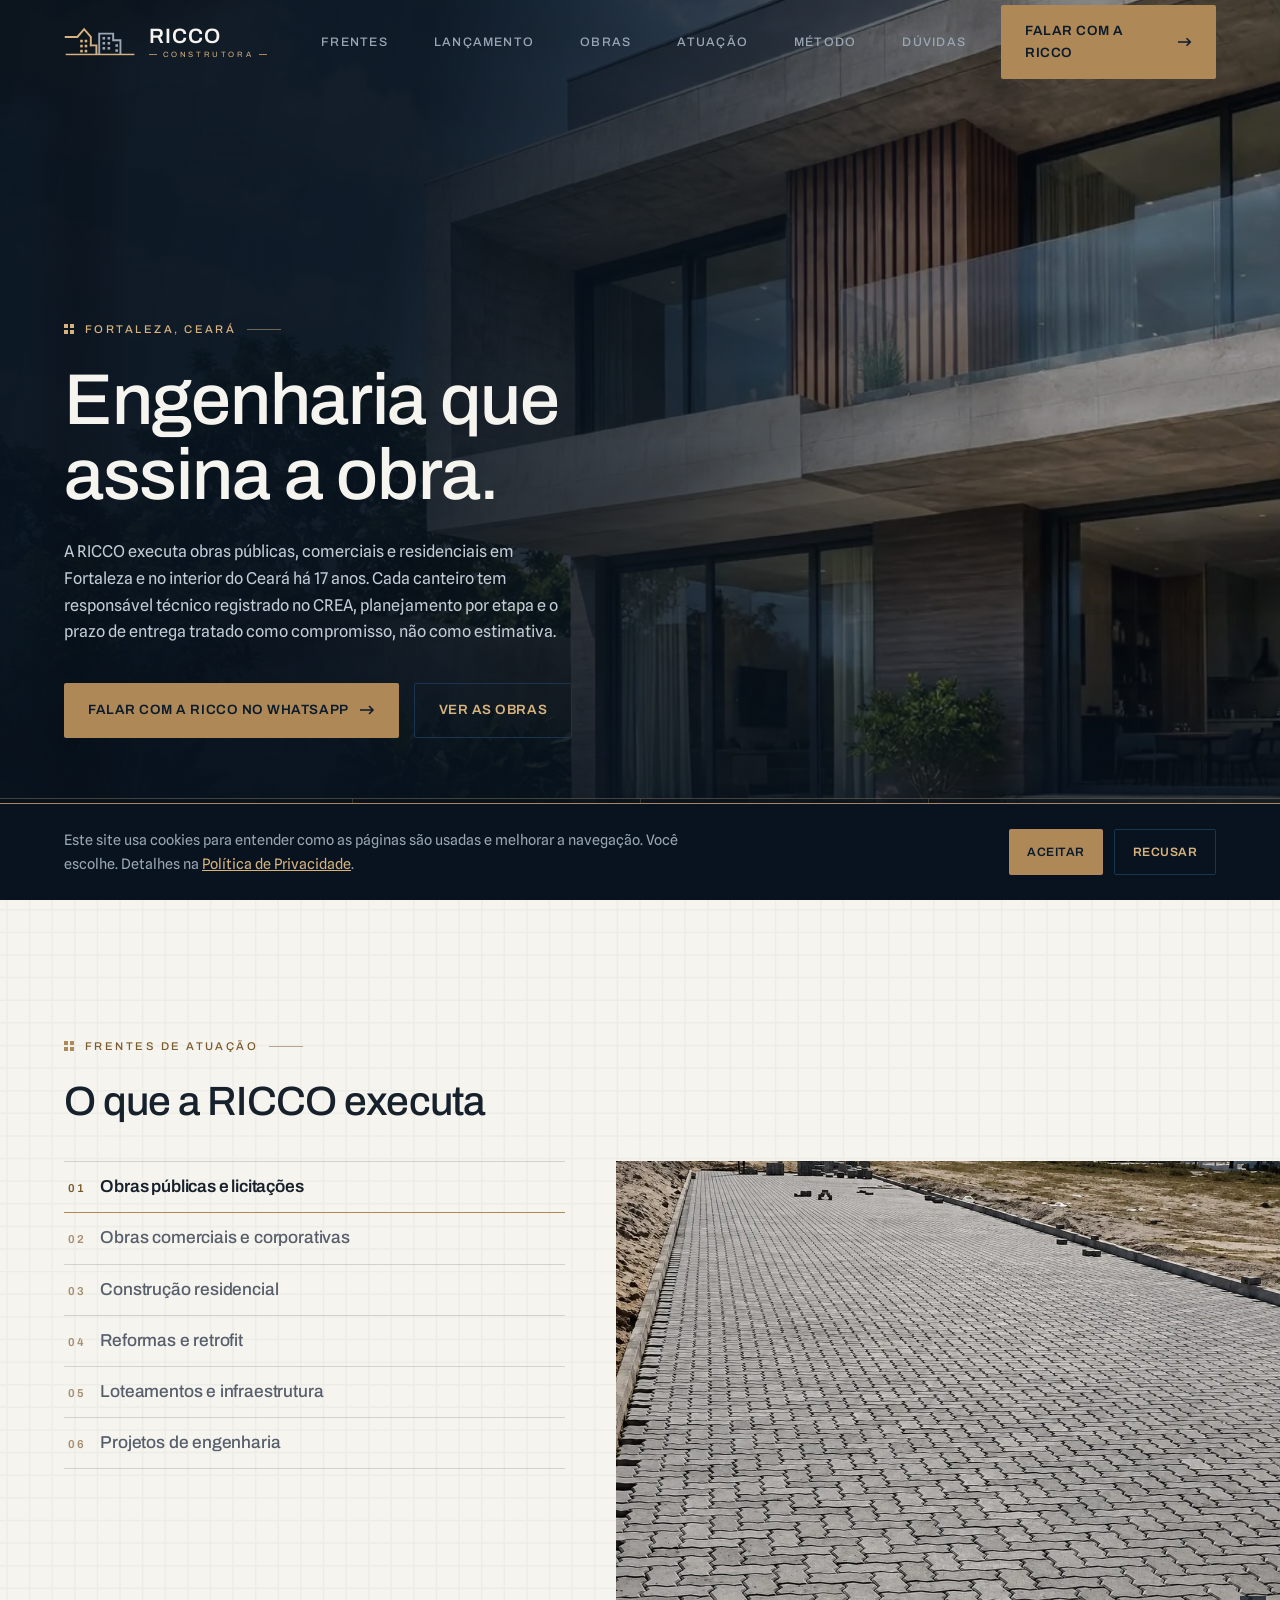
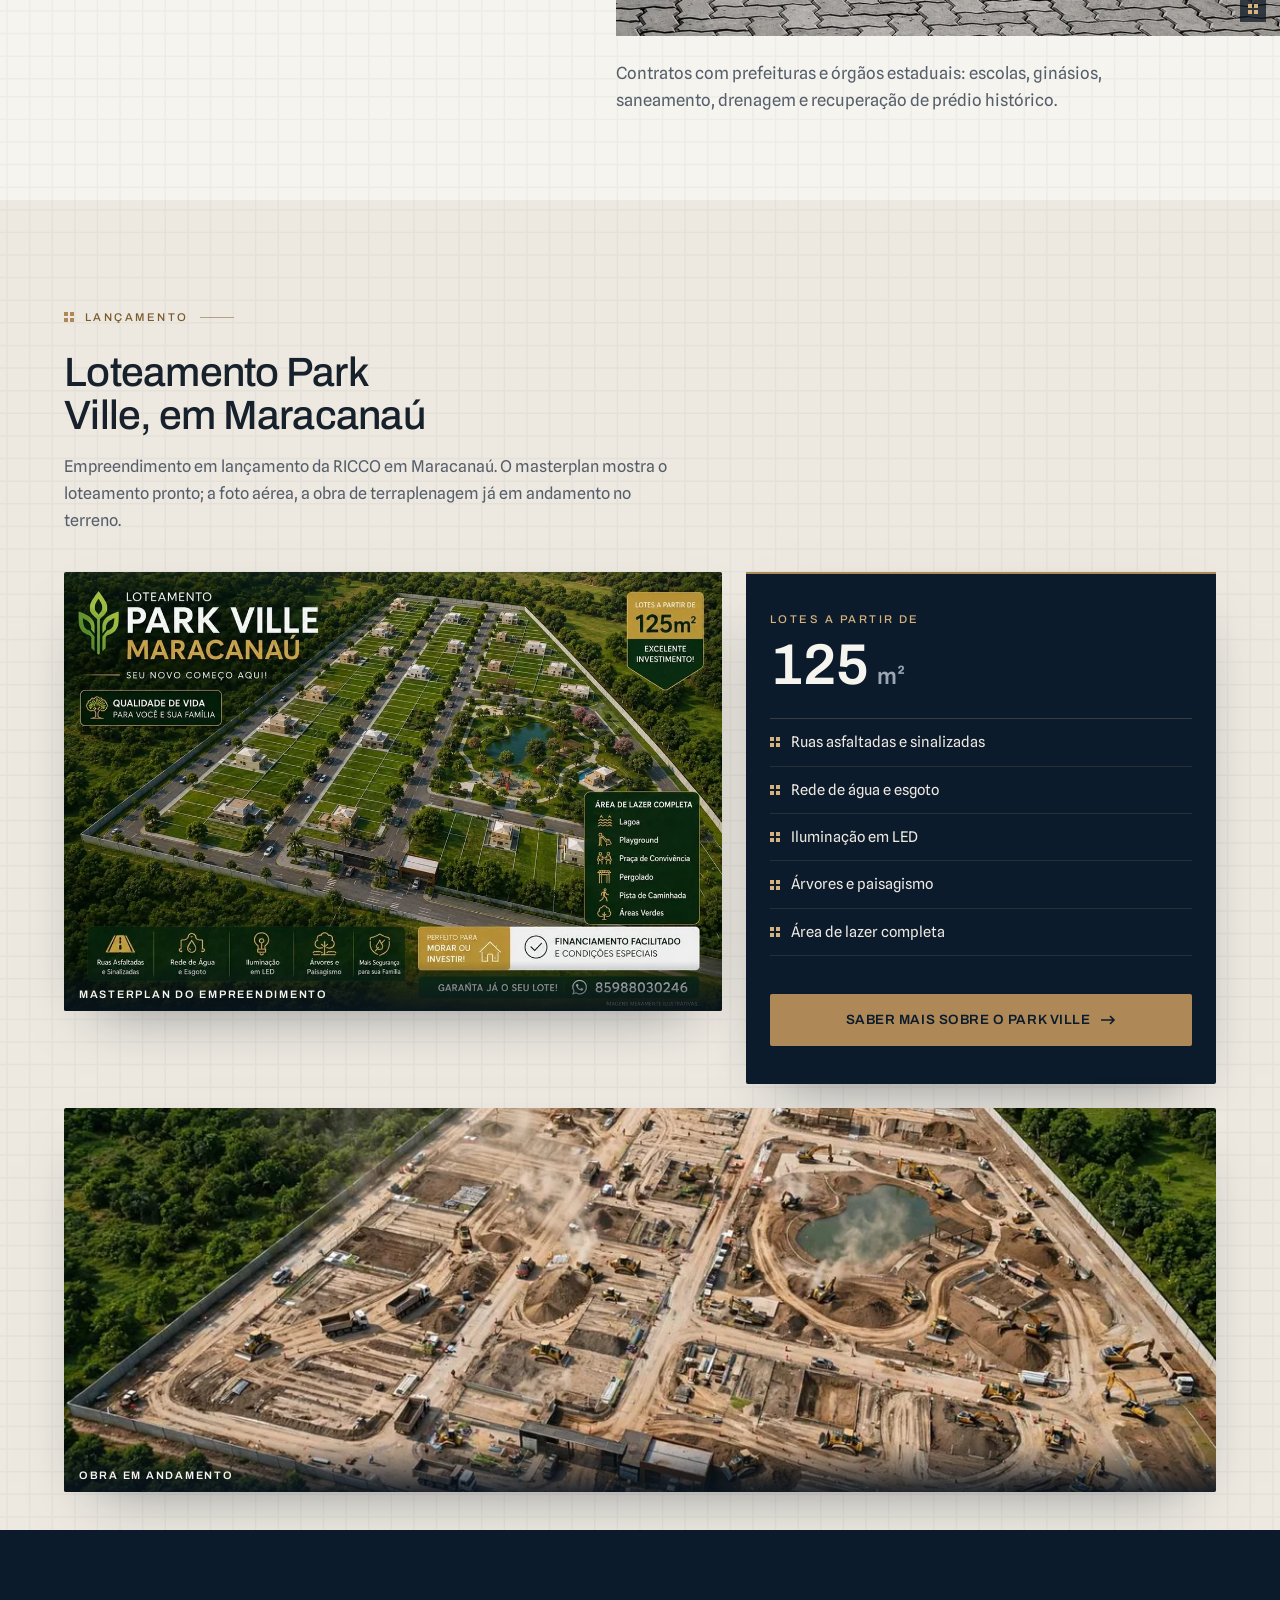
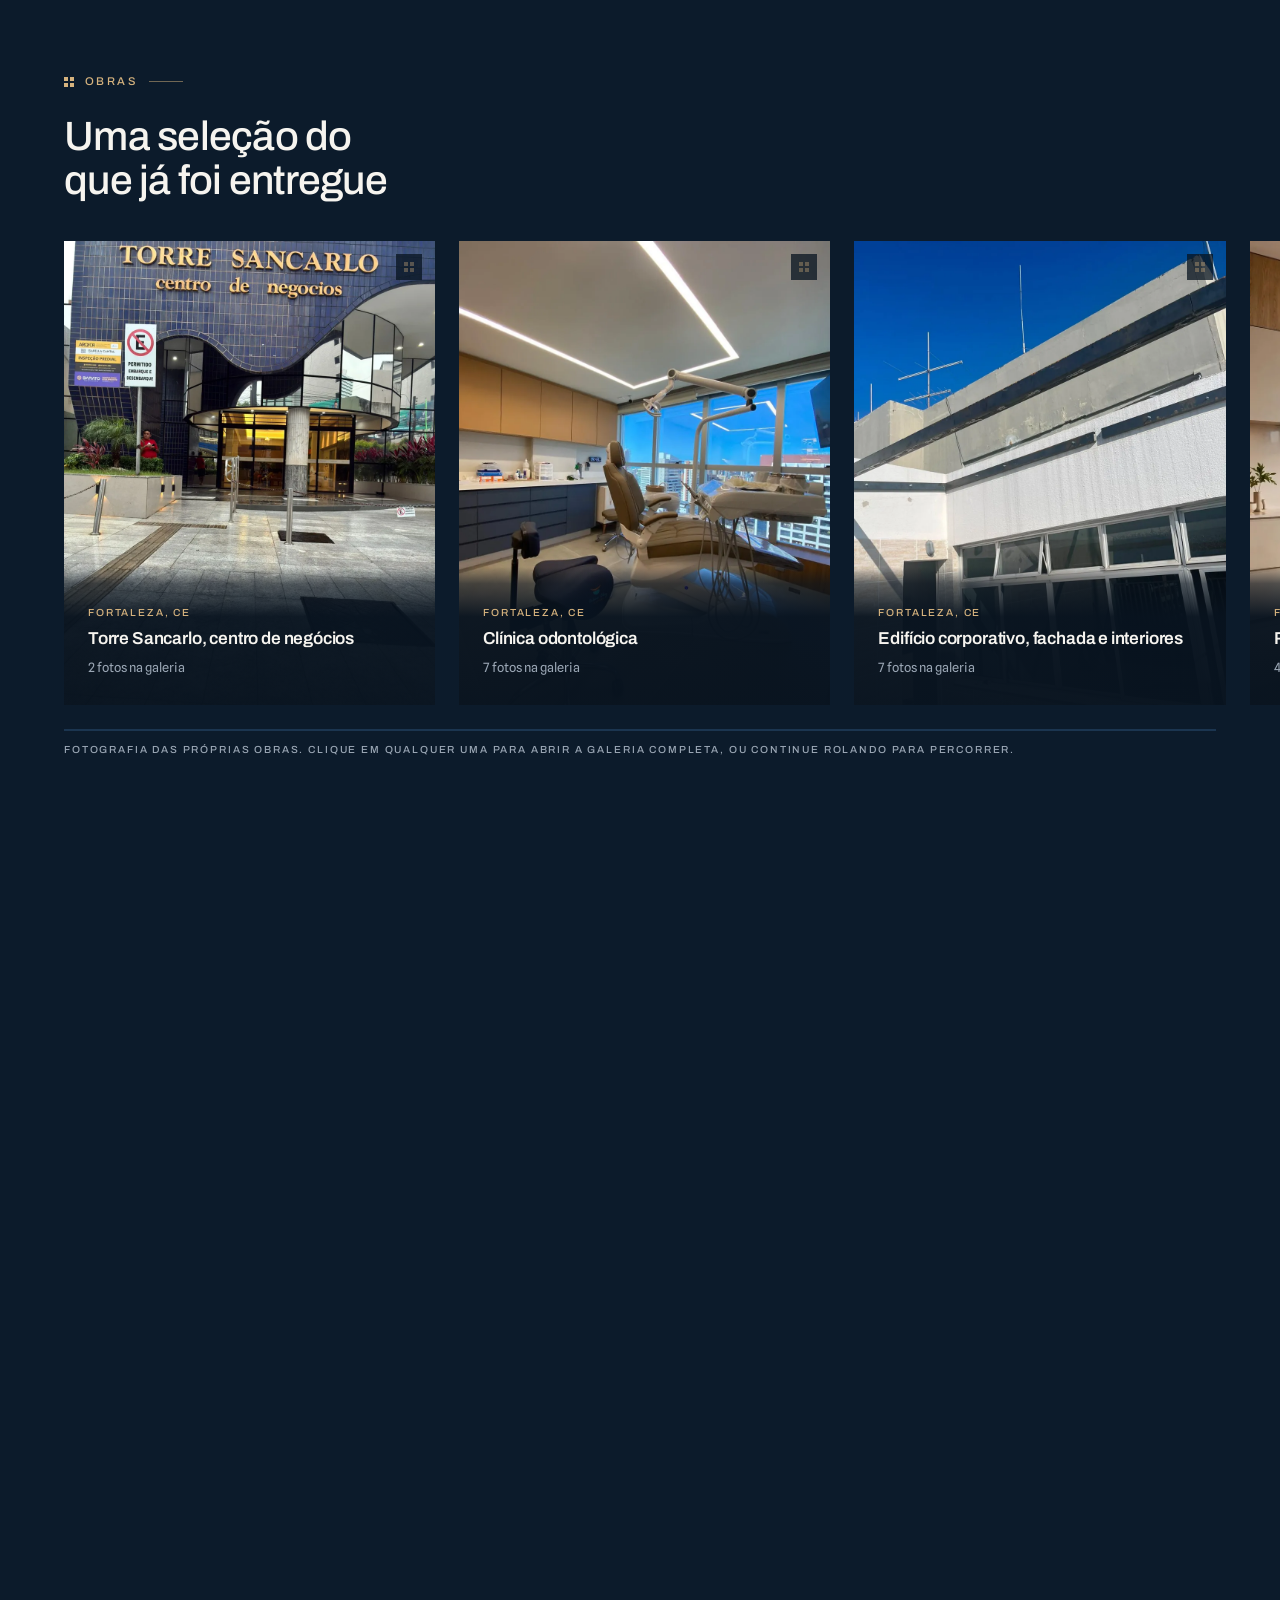
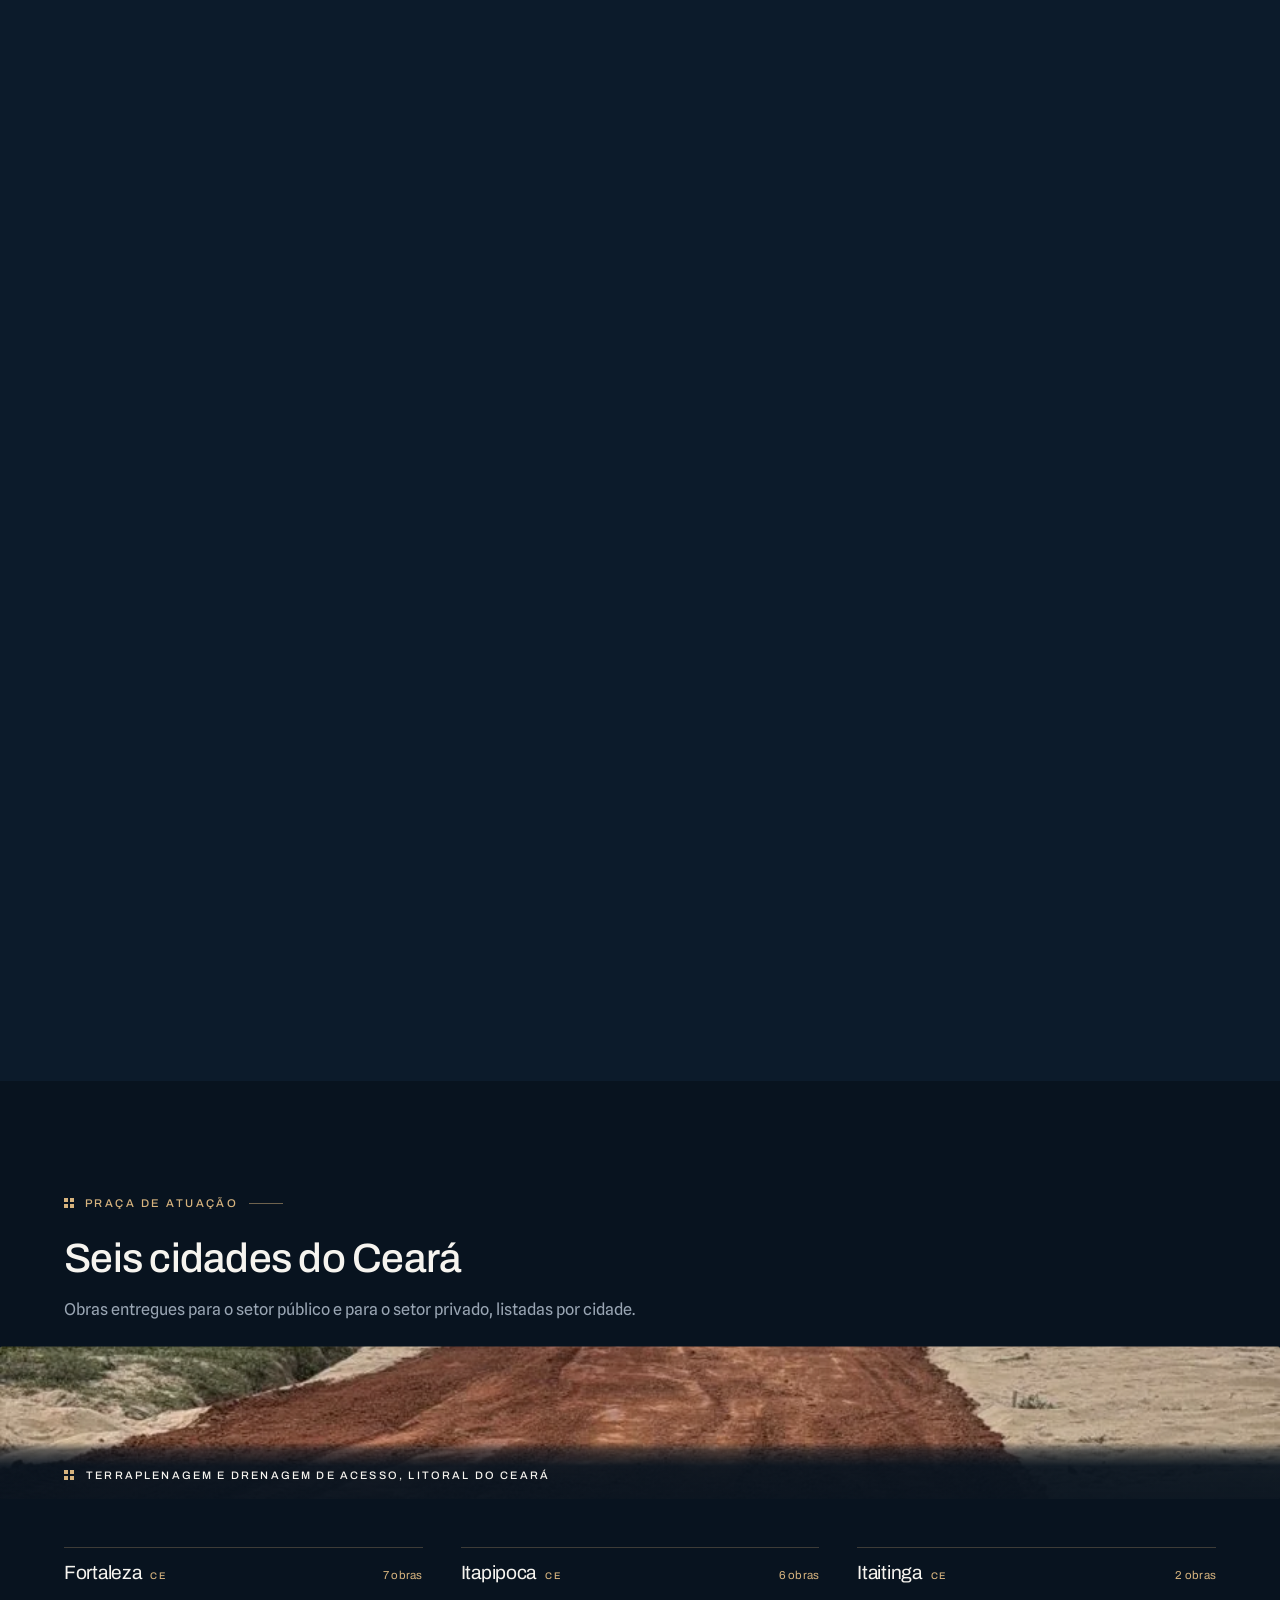
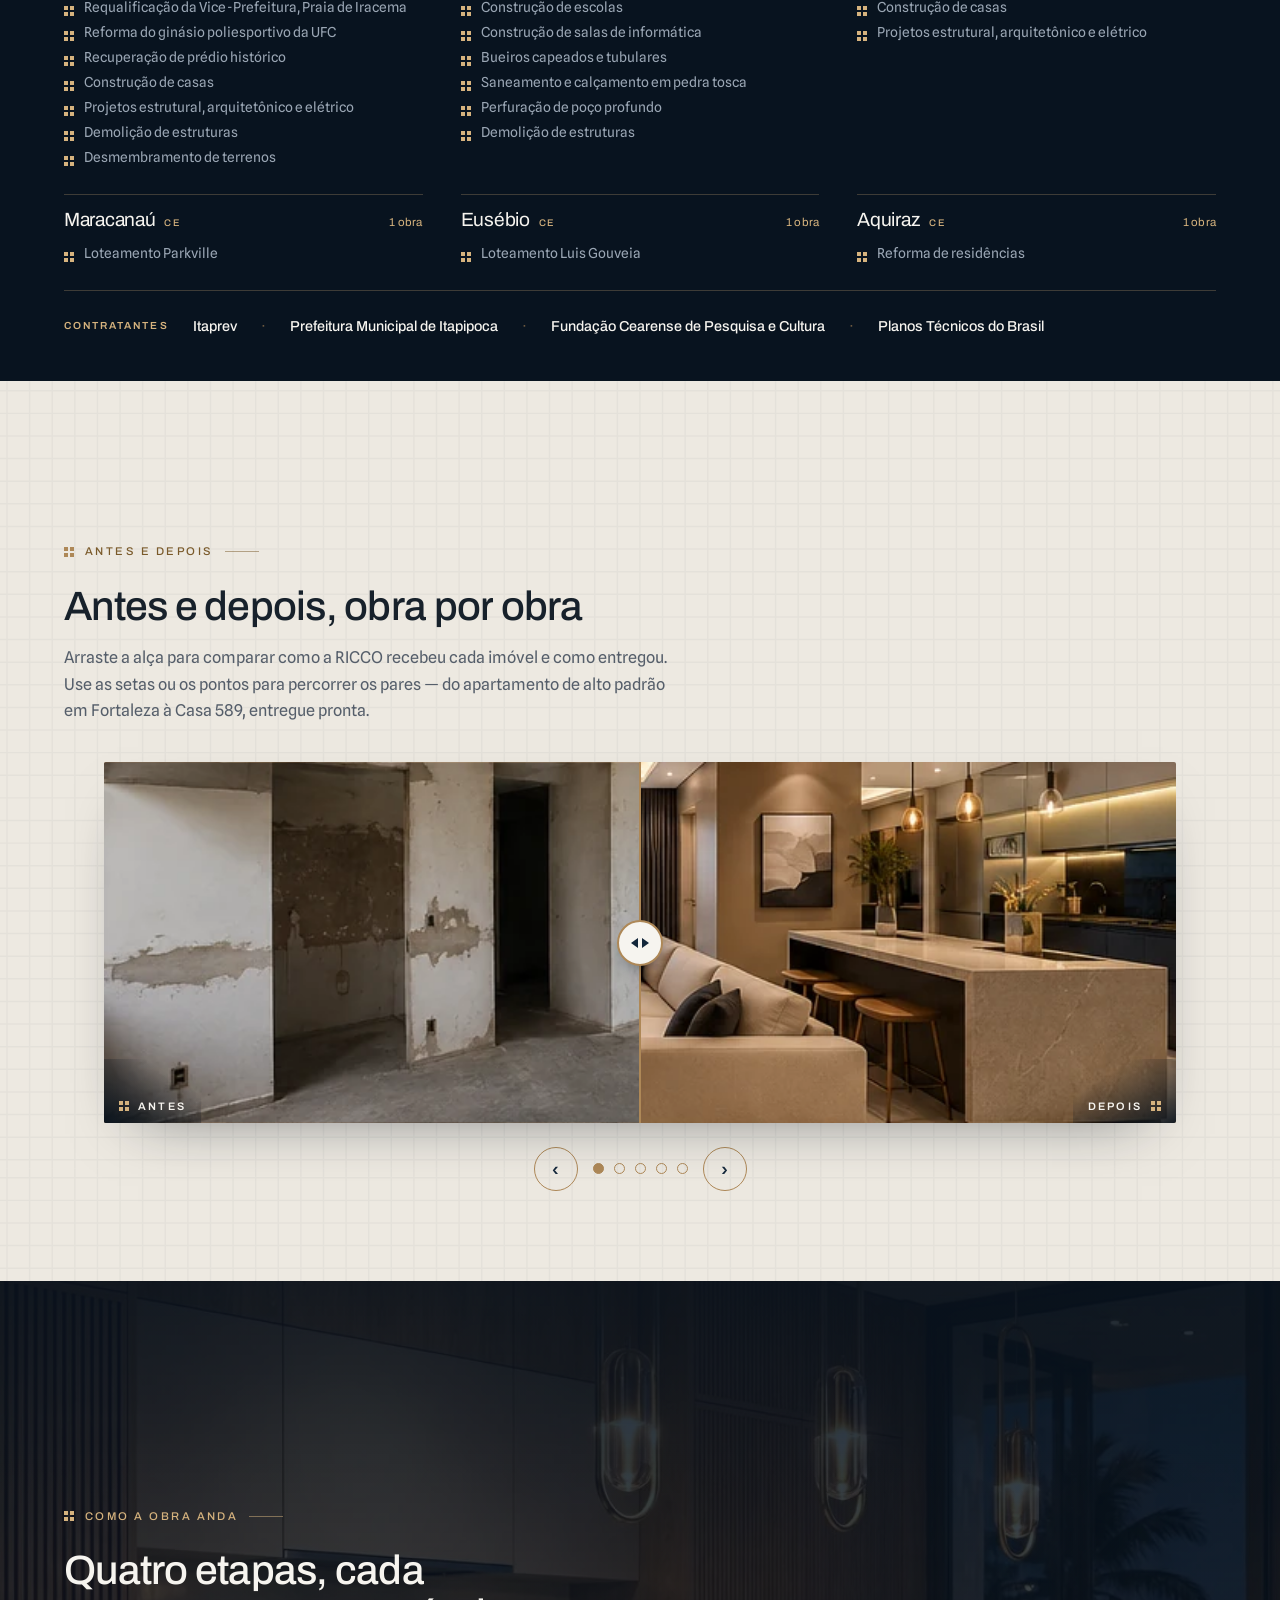
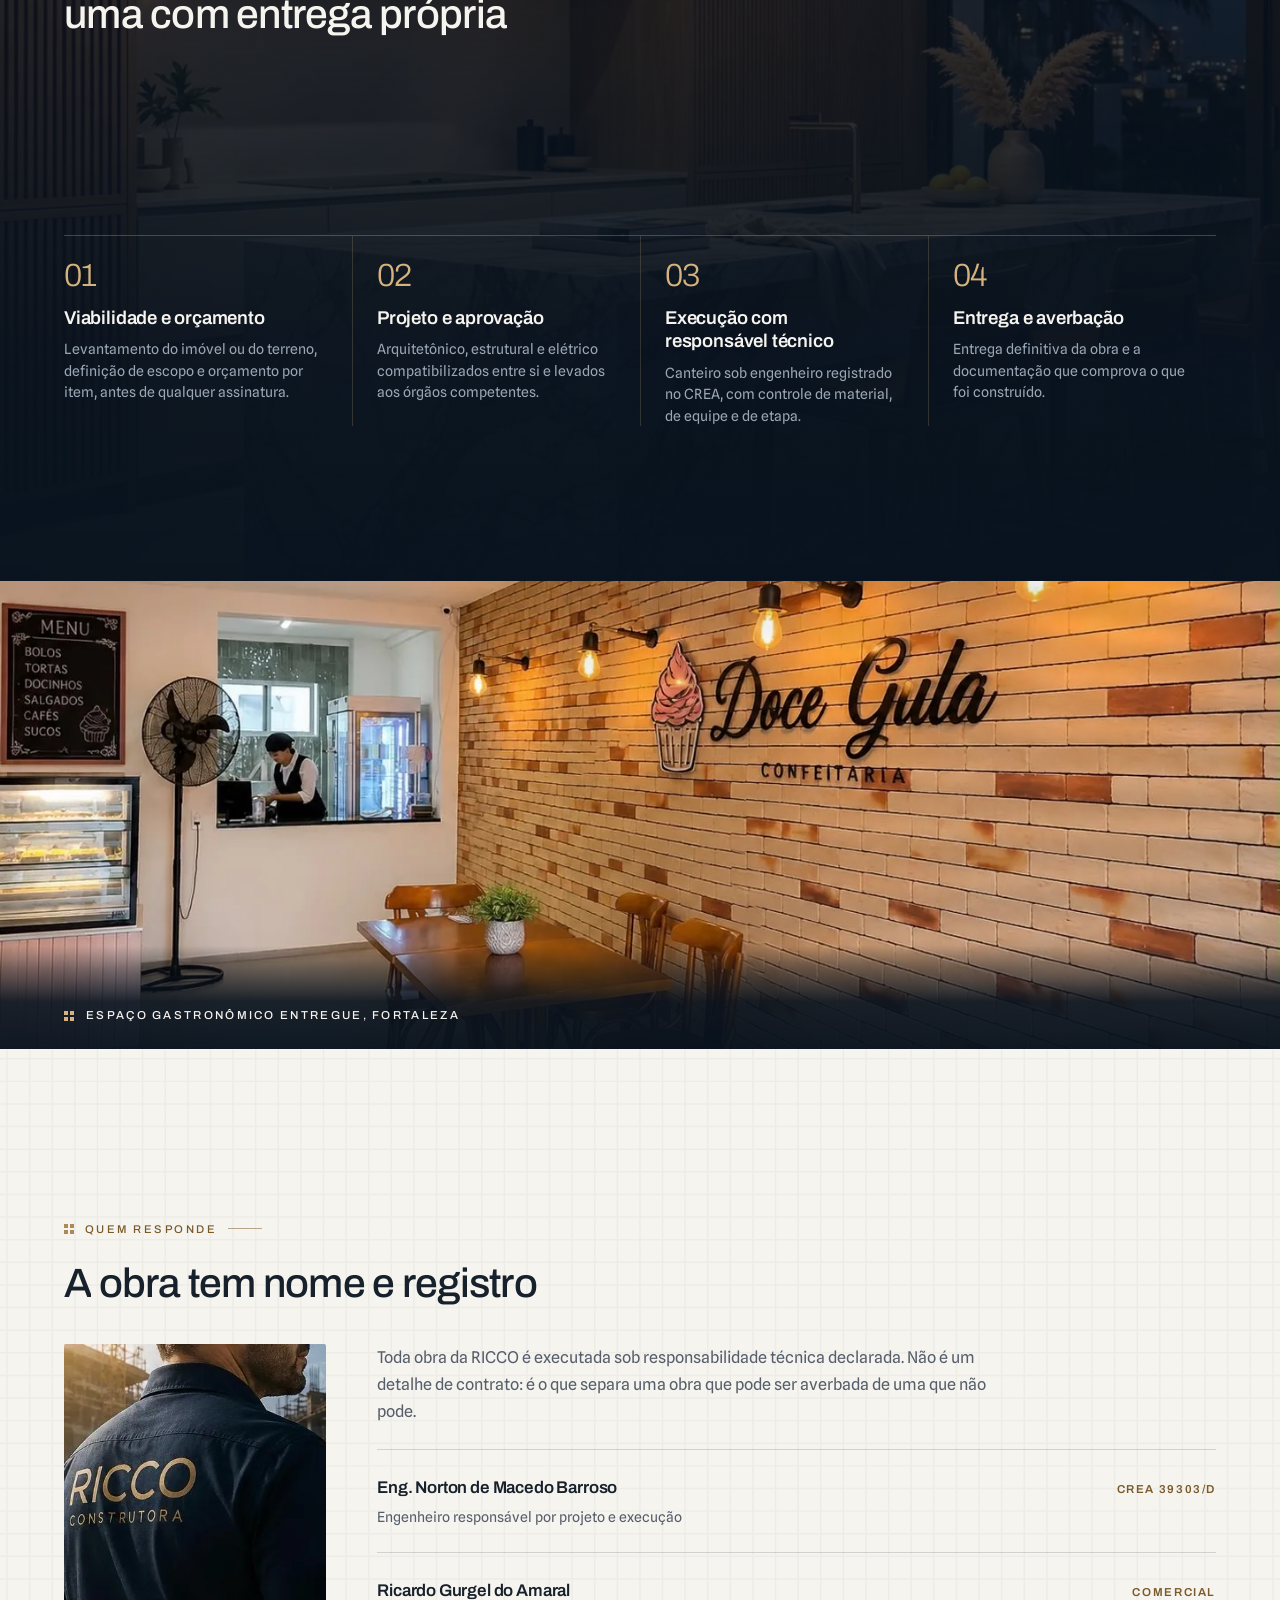
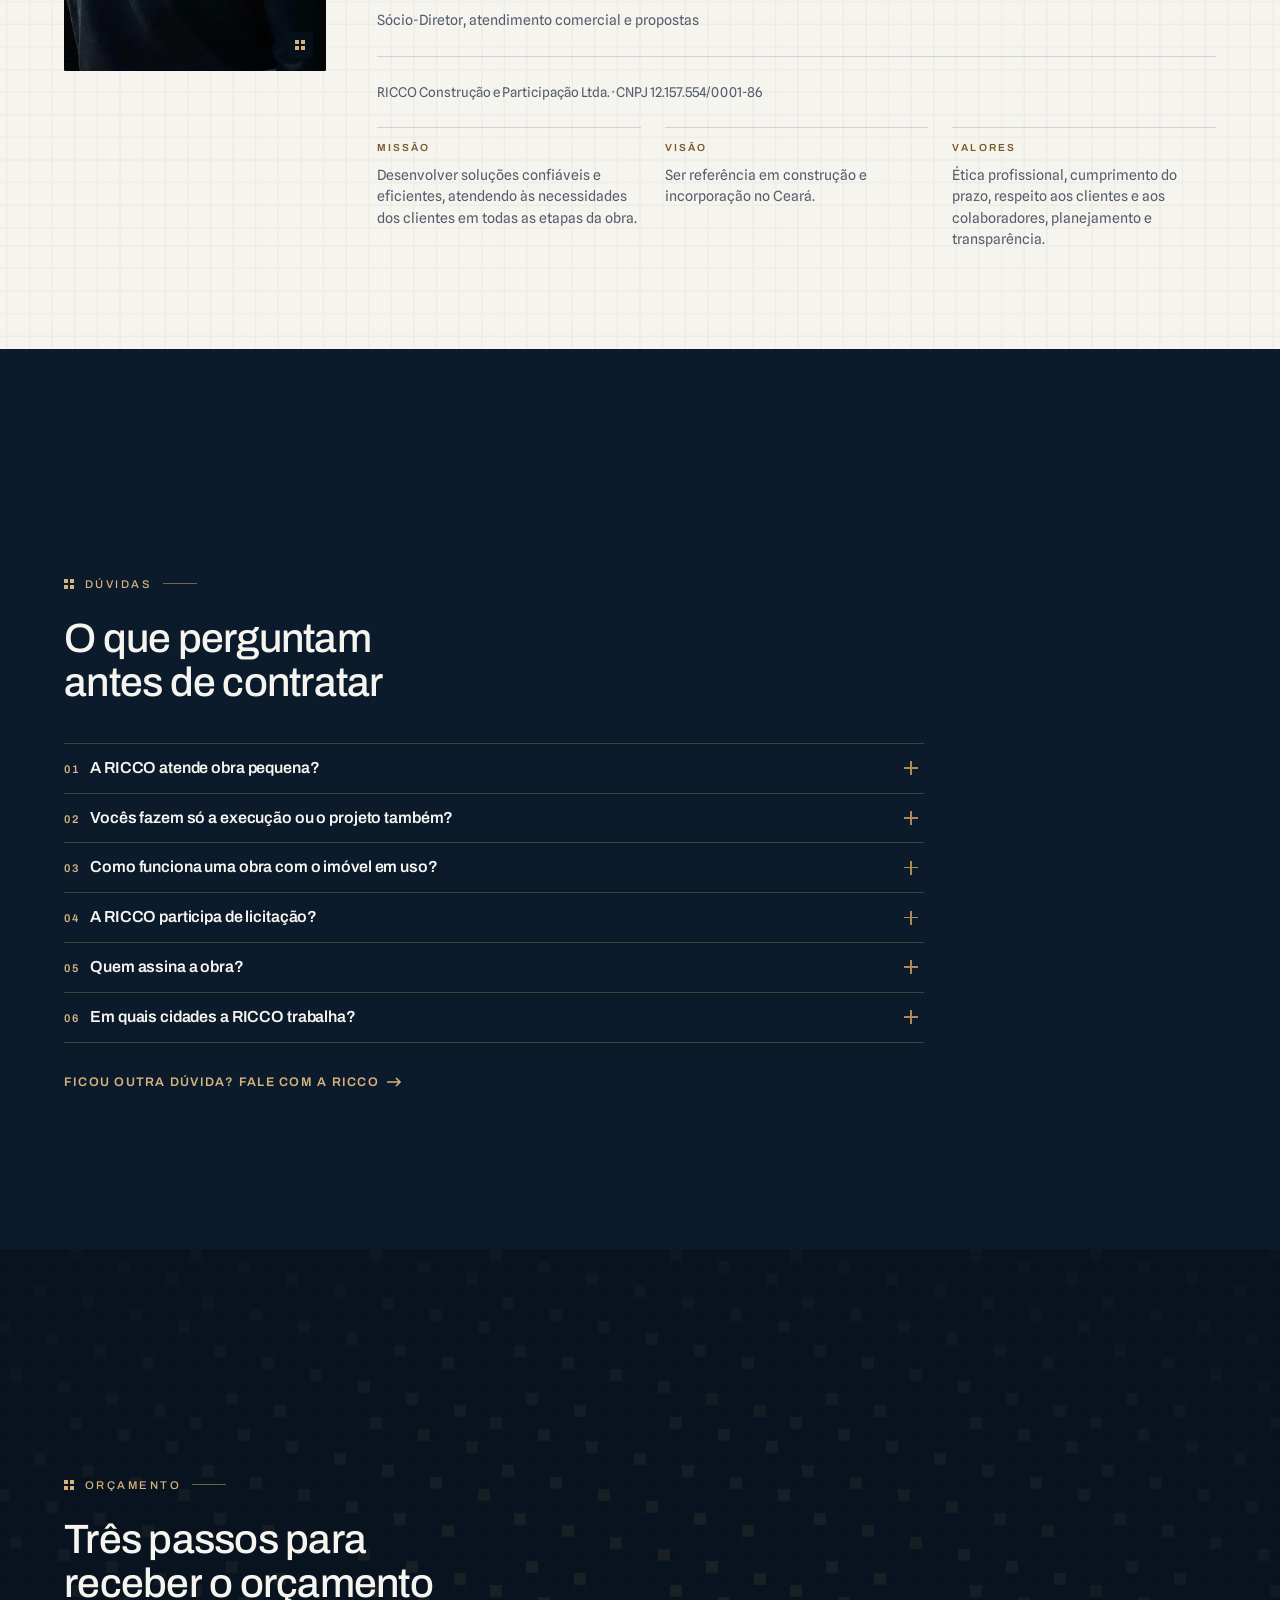
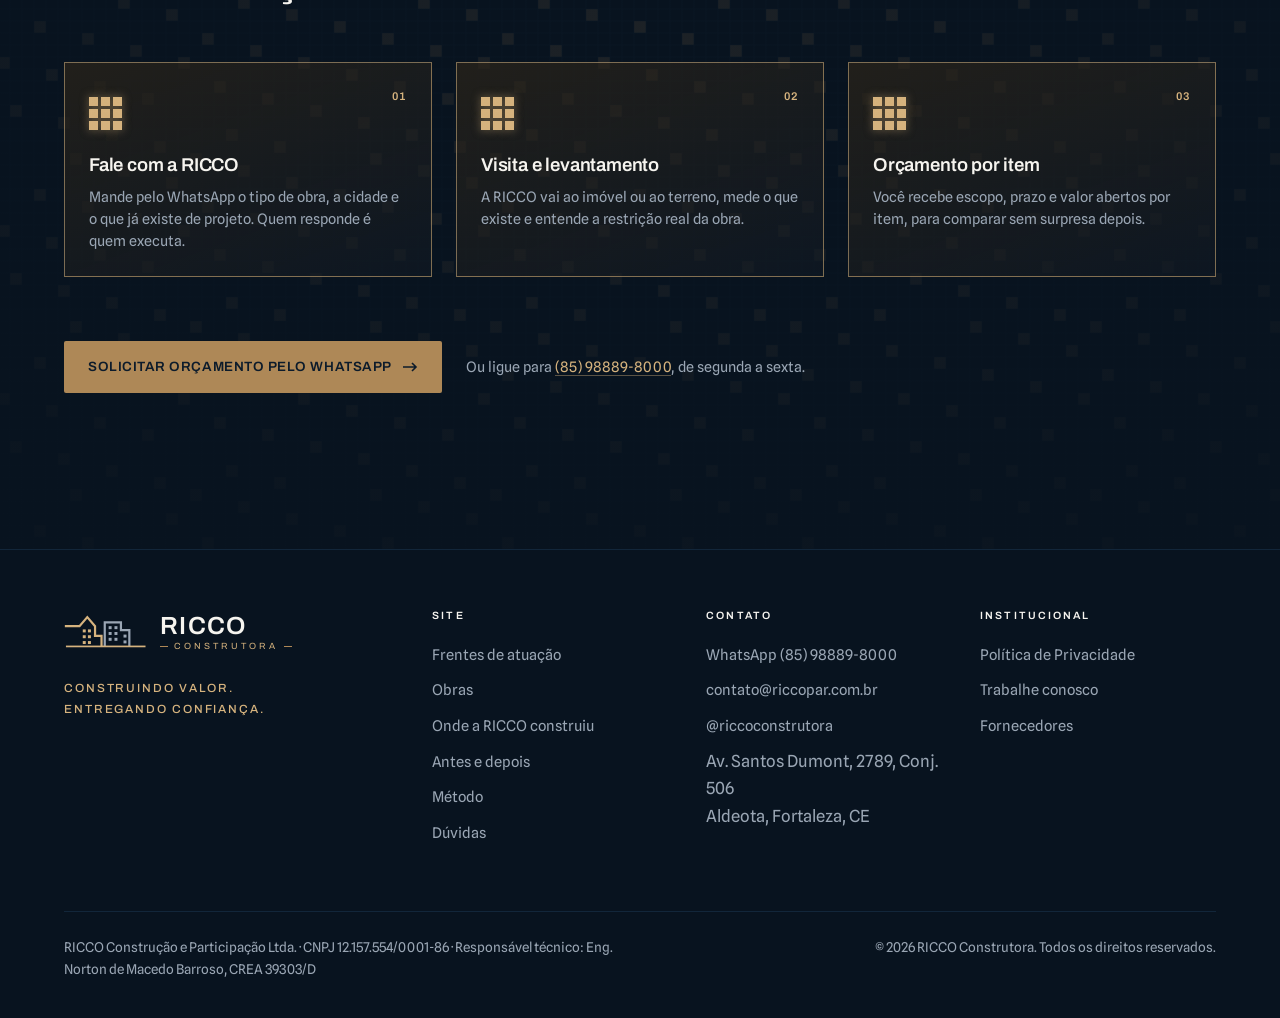
<file: deploy-vercel/index.html>
<!DOCTYPE html>
<html lang="pt-BR">
<head>
<meta charset="utf-8">
<meta name="viewport" content="width=device-width, initial-scale=1">
<title>RICCO Construtora | Engenharia, obras e reformas em Fortaleza, CE</title>
<meta name="description" content="A RICCO Construtora executa obras públicas, comerciais e residenciais em Fortaleza e no interior do Ceará há 17 anos, com responsável técnico registrado no CREA em cada canteiro.">
<meta name="author" content="RICCO Construtora">
<meta name="theme-color" content="#08131F">
<link rel="canonical" href="https://riccopar.com.br/">
<meta property="og:type" content="website">
<meta property="og:locale" content="pt_BR">
<meta property="og:site_name" content="RICCO Construtora">
<meta property="og:title" content="RICCO Construtora | Engenharia, obras e reformas em Fortaleza, CE">
<meta property="og:description" content="Obras públicas, comerciais e residenciais em Fortaleza e no interior do Ceará. Responsável técnico registrado no CREA em cada canteiro.">
<meta property="og:image" content="https://riccopar.com.br/assets/img/hero/hero.webp">
<meta property="og:url" content="https://riccopar.com.br/">

<link rel="icon" href="assets/logos/favicon.svg" type="image/svg+xml">
<link rel="preconnect" href="https://fonts.googleapis.com">
<link rel="preconnect" href="https://fonts.gstatic.com" crossorigin>
<link href="https://fonts.googleapis.com/css2?family=Archivo:wght@300;400;500;600&family=Spline+Sans:wght@400;500;600&display=swap" rel="stylesheet">
<link rel="preload" as="image" href="assets/img/hero/hero.webp">
<link rel="stylesheet" href="css/styles.css">
<script>document.documentElement.setAttribute('data-motion','on')</script>

<script type="application/ld+json">
{
  "@context":"https://schema.org",
  "@type":"GeneralContractor",
  "name":"RICCO Construtora",
  "legalName":"RICCO Construção e Participação Ltda.",
  "taxID":"12.157.554/0001-86",
  "url":"https://riccopar.com.br/",
  "telephone":"+5585988898000",
  "email":"contato@riccopar.com.br",
  "slogan":"Construindo valor. Entregando confiança.",
  "address":{
    "@type":"PostalAddress",
    "streetAddress":"Av. Santos Dumont, 2789, Conj. 506, Aldeota",
    "addressLocality":"Fortaleza",
    "addressRegion":"CE",
    "addressCountry":"BR"
  },
  "areaServed":["Fortaleza","Itapipoca","Aquiraz","Maracanaú","Eusébio","Itaitinga"],
  "sameAs":["https://www.instagram.com/riccoconstrutora"]
}
</script>
</head>
<body>

<!-- Loader: animação CSS pura, some sozinho mesmo com o JS fora do ar -->
<div class="loader" aria-hidden="true">
  <span class="mj mj-lg"><i></i><i></i><i></i><i></i></span>
</div>

<a class="skip" href="#conteudo">Ir para o conteúdo</a>

<header class="site-header" data-solid="false" data-hidden="false">
  <div class="container hd-inner">
    <a class="brand" href="#conteudo" aria-label="RICCO Construtora, página inicial">
      <svg viewBox="0 0 128 68" role="img" aria-hidden="true" focusable="false">
        <g fill="none" stroke="#D6B37E" stroke-width="3.4" stroke-linecap="square">
          <path d="M3 25 H24 L36 11 L48 25 V40"/><path d="M48 40 H58 V55"/>
        </g>
        <g fill="#D6B37E">
          <rect x="29" y="30" width="4.6" height="4.6"/><rect x="37" y="30" width="4.6" height="4.6"/>
          <rect x="29" y="39" width="4.6" height="4.6"/><rect x="37" y="39" width="4.6" height="4.6"/>
          <rect x="29" y="48" width="4.6" height="4.6"/><rect x="37" y="48" width="4.6" height="4.6"/>
        </g>
        <g fill="none" stroke="#9AA6B4" stroke-width="3.4" stroke-linecap="square">
          <path d="M63 55 V19 H88 V31 H101 V55"/>
        </g>
        <g fill="#9AA6B4">
          <rect x="69" y="25" width="4.6" height="4.6"/><rect x="78" y="25" width="4.6" height="4.6"/>
          <rect x="69" y="34" width="4.6" height="4.6"/><rect x="78" y="34" width="4.6" height="4.6"/>
          <rect x="69" y="43" width="4.6" height="4.6"/><rect x="78" y="43" width="4.6" height="4.6"/>
          <rect x="92" y="38" width="4.6" height="4.6"/><rect x="92" y="47" width="4.6" height="4.6"/>
        </g>
        <rect x="3" y="55" width="123" height="2.6" fill="#D6B37E"/>
      </svg>
      <span class="brand-word">
        <b>RICCO</b>
        <span class="brand-sub"><i></i>Construtora<i></i></span>
      </span>
    </a>

    <nav class="nav" aria-label="Navegação principal">
      <ul class="nav-list">
        <li><a href="#frentes"><span class="mj"><i></i><i></i><i></i><i></i></span>Frentes</a></li>
        <li><a href="#lancamento"><span class="mj"><i></i><i></i><i></i><i></i></span>Lançamento</a></li>
        <li><a href="#obras"><span class="mj"><i></i><i></i><i></i><i></i></span>Obras</a></li>
        <li><a href="#onde"><span class="mj"><i></i><i></i><i></i><i></i></span>Atuação</a></li>
        <li><a href="#metodo"><span class="mj"><i></i><i></i><i></i><i></i></span>Método</a></li>
        <li><a href="#duvidas"><span class="mj"><i></i><i></i><i></i><i></i></span>Dúvidas</a></li>
      </ul>
      <a class="btn" data-wa-btn="header" href="https://wa.me/5585988898000">
        Falar com a RICCO
        <svg class="arw" width="15" height="10" viewBox="0 0 15 10" fill="none" aria-hidden="true"><path d="M0 5h13M9 1l4 4-4 4" stroke="currentColor" stroke-width="1.6"/></svg>
      </a>
      <button class="burger" type="button" aria-expanded="false" aria-controls="menu-mobile" aria-label="Abrir menu">
        <span></span><span></span><span></span>
      </button>
    </nav>
  </div>
  <span class="progress" data-progress aria-hidden="true"></span>
</header>

<div class="scrim" aria-hidden="true"></div>
<nav class="drawer" id="menu-mobile" aria-label="Navegação em telas pequenas">
  <a href="#frentes"><span class="mj"><i></i><i></i><i></i><i></i></span>Frentes de atuação</a>
  <a href="#lancamento"><span class="mj"><i></i><i></i><i></i><i></i></span>Lançamento</a>
  <a href="#obras"><span class="mj"><i></i><i></i><i></i><i></i></span>Obras</a>
  <a href="#onde"><span class="mj"><i></i><i></i><i></i><i></i></span>Onde a RICCO construiu</a>
  <a href="#retrofit"><span class="mj"><i></i><i></i><i></i><i></i></span>Antes e depois</a>
  <a href="#metodo"><span class="mj"><i></i><i></i><i></i><i></i></span>Método</a>
  <a href="#responsabilidade"><span class="mj"><i></i><i></i><i></i><i></i></span>Responsabilidade técnica</a>
  <a href="#duvidas"><span class="mj"><i></i><i></i><i></i><i></i></span>Dúvidas</a>
  <a class="btn" data-wa-btn="header" href="https://wa.me/5585988898000">Falar com a RICCO</a>
</nav>

<main id="conteudo">

  <!-- ================================================================ HERO
       Foto real full-bleed de fundo. O véu não é um scrim preto uniforme:
       é um degradê da própria navy, denso do lado do texto, mais duas
       camadas de luz de janela (_patterns/overlay-luz-de-janelas), que é a
       mesma ideia da forma assinatura do site. -->
  <section class="hero on-dark" data-bg="dark" aria-labelledby="hero-h">
    <div class="hero-bg" data-parallax aria-hidden="true">
      <img src="assets/img/hero/hero.webp" width="1067" height="1600" alt="" fetchpriority="high" decoding="async">
    </div>
    <div class="hero-veil" aria-hidden="true"></div>
    <div class="hero-light" aria-hidden="true"></div>
    <div class="hero-light2" aria-hidden="true"></div>

    <div class="container hero-inner">
      <p class="eyebrow" data-reveal="soft">
        <span class="mj"><i></i><i></i><i></i><i></i></span>
        Fortaleza, Ceará
        <span class="rule"></span>
      </p>
      <div data-reveal="soft">
        <h1 id="hero-h">Engenharia que assina a obra.</h1>
      </div>
      <p class="lede" data-reveal>A RICCO executa obras públicas, comerciais e residenciais em Fortaleza e no interior do Ceará há 17 anos. Cada canteiro tem responsável técnico registrado no CREA, planejamento por etapa e o prazo de entrega tratado como compromisso, não como estimativa.</p>
      <div class="hero-cta" data-reveal>
        <a class="btn" data-wa-btn="hero" href="https://wa.me/5585988898000">
          Falar com a RICCO no WhatsApp
          <svg class="arw" width="15" height="10" viewBox="0 0 15 10" fill="none" aria-hidden="true"><path d="M0 5h13M9 1l4 4-4 4" stroke="currentColor" stroke-width="1.6"/></svg>
        </a>
        <a class="btn btn-ghost" href="#obras">Ver as obras</a>
      </div>
    </div>

    <!-- Régua de credenciais: só o que é verificável no material do cliente -->
    <div class="creds on-dark">
      <div class="container">
        <ul>
          <li><b><span data-count="17">17</span></b><span class="lbl">Anos de atuação</span></li>
          <li><b>39303/D</b><span class="lbl">CREA do responsável técnico</span></li>
          <li><b><span data-count="6">6</span></b><span class="lbl">Cidades no Ceará</span></li>
          <li><b><span data-count="4">4</span></b><span class="lbl">Frentes de obra</span></li>
        </ul>
      </div>
    </div>
  </section>

  <!-- ==================================================== FRENTES DE ATUAÇÃO
       Tablist de 6 frentes + foto grande que troca. Uma tela, imagem em
       destaque, numeral no lugar de ícone de biblioteca. -->
  <section class="chapter paper" id="frentes" aria-labelledby="frentes-h">
    <span class="grid-tex" aria-hidden="true"></span>
    <div class="container">
      <div class="sec-head">
        <p class="eyebrow" data-reveal="soft">
          <span class="mj"><i></i><i></i><i></i><i></i></span>
          Frentes de atuação
          <span class="rule"></span>
        </p>
        <div data-reveal="soft"><h2 id="frentes-h">O que a RICCO executa</h2></div>
      </div>
    </div>

    <!-- fora do container: a foto vai até a borda direita da tela -->
    <div class="bleed-r">
      <div class="frentes">
        <ul class="frentes-list" role="tablist" aria-label="Frentes de atuação" data-reveal>
          <li role="presentation">
            <button class="fr-btn" type="button" role="tab" aria-selected="true" aria-controls="fr-panel">
              <span class="bar" aria-hidden="true"></span>
              <span class="num">01</span><span class="ttl">Obras públicas e licitações</span>
            </button>
          </li>
          <li role="presentation">
            <button class="fr-btn" type="button" role="tab" aria-selected="false" aria-controls="fr-panel">
              <span class="bar" aria-hidden="true"></span>
              <span class="num">02</span><span class="ttl">Obras comerciais e corporativas</span>
            </button>
          </li>
          <li role="presentation">
            <button class="fr-btn" type="button" role="tab" aria-selected="false" aria-controls="fr-panel">
              <span class="bar" aria-hidden="true"></span>
              <span class="num">03</span><span class="ttl">Construção residencial</span>
            </button>
          </li>
          <li role="presentation">
            <button class="fr-btn" type="button" role="tab" aria-selected="false" aria-controls="fr-panel">
              <span class="bar" aria-hidden="true"></span>
              <span class="num">04</span><span class="ttl">Reformas e retrofit</span>
            </button>
          </li>
          <li role="presentation">
            <button class="fr-btn" type="button" role="tab" aria-selected="false" aria-controls="fr-panel">
              <span class="bar" aria-hidden="true"></span>
              <span class="num">05</span><span class="ttl">Loteamentos e infraestrutura</span>
            </button>
          </li>
          <li role="presentation">
            <button class="fr-btn" type="button" role="tab" aria-selected="false" aria-controls="fr-panel">
              <span class="bar" aria-hidden="true"></span>
              <span class="num">06</span><span class="ttl">Projetos de engenharia</span>
            </button>
          </li>
        </ul>

        <div class="frentes-panel" id="fr-panel" role="tabpanel" data-reveal="fig">
          <div class="fr-fig">
            <img src="assets/img/frentes/01-publicas.webp" width="1120" height="840" alt="Via com calçamento em pedra executado pela RICCO em obra de saneamento no interior do Ceará." decoding="async">
            <img src="assets/img/frentes/02-comerciais.webp" width="1120" height="840" alt="Entrada da Torre Sancarlo, centro de negócios em Fortaleza, com fachada curva em pastilha azul." loading="lazy" decoding="async">
            <img src="assets/img/frentes/03-residencial.webp" width="1120" height="840" alt="Residência entregue pela RICCO, com telhado cerâmico, esquadrias e passeio concluídos." loading="lazy" decoding="async">
            <img src="assets/img/frentes/04-retrofit.webp" width="1120" height="840" alt="Fachada comercial depois do retrofit, com vitrine em vidro temperado e base em mármore." loading="lazy" decoding="async">
            <img src="assets/img/frentes/05-loteamentos.webp" width="1120" height="840" alt="Portaria de loteamento entregue pela RICCO ao anoitecer, com marquise em concreto e pavimentação intertravada." loading="lazy" decoding="async">
            <img src="assets/img/frentes/06-projetos.webp" width="1120" height="840" alt="Profissional da RICCO de uniforme e capacete, com o projeto sob o braço, em visita a canteiro." loading="lazy" decoding="async">
            <span class="corner mj" aria-hidden="true"><i></i><i></i><i></i><i></i></span>
          </div>
          <div class="fr-cap">
            <p>Contratos com prefeituras e órgãos estaduais: escolas, ginásios, saneamento, drenagem e recuperação de prédio histórico.</p>
            <p>Centros de negócios, clínicas, escritórios e espaços gastronômicos executados com a operação do cliente em funcionamento.</p>
            <p>Casas e unidades entregues da fundação ao acabamento, com equipe própria em canteiro.</p>
            <p>Modernização de fachada, estrutura e instalações prediais, inclusive com o imóvel em uso.</p>
            <p>Terraplenagem, pavimentação, drenagem, poço profundo e desmembramento de terreno.</p>
            <p>Projeto arquitetônico, estrutural e elétrico compatibilizados e levados à aprovação.</p>
          </div>
        </div>
      </div>
    </div>
  </section>

  <!-- ========================================================= LANÇAMENTO
       Empreendimento em lançamento da RICCO: Loteamento Park Ville, em
       Maracanaú. Duas imagens — o masterplan e a obra de terraplenagem em
       andamento — mais um CTA para o WhatsApp. Mesmo sistema visual das
       demais seções claras (eyebrow + h2 + lede + grade). -->
  <section class="chapter paper-alt" id="lancamento" aria-labelledby="lancamento-h">
    <span class="grid-tex" aria-hidden="true"></span>
    <div class="container">
      <div class="sec-head">
        <p class="eyebrow" data-reveal="soft">
          <span class="mj"><i></i><i></i><i></i><i></i></span>
          Lançamento
          <span class="rule"></span>
        </p>
        <div data-reveal="soft"><h2 id="lancamento-h">Loteamento Park Ville, em Maracanaú</h2></div>
        <p class="lede" data-reveal>Empreendimento em lançamento da RICCO em Maracanaú. O masterplan mostra o loteamento pronto; a foto aérea, a obra de terraplenagem já em andamento no terreno.</p>
      </div>

      <div class="lanc" data-reveal>
        <figure class="lanc-fig lanc-fig--plano">
          <img src="assets/img/lancamento/parkville-plano.webp" width="1200" height="800" alt="Masterplan do Loteamento Park Ville, em Maracanaú: quadras de lotes, ruas arborizadas, lagoa, playground e área de lazer." loading="lazy" decoding="async">
          <figcaption>Masterplan do empreendimento</figcaption>
        </figure>

        <aside class="lanc-card on-dark">
          <p class="lanc-kicker">Lotes a partir de</p>
          <p class="lanc-metric"><span data-count="125" data-suffix="">125</span><span class="lanc-unit">m²</span></p>
          <ul class="lanc-specs">
            <li><span class="mj"><i></i><i></i><i></i><i></i></span>Ruas asfaltadas e sinalizadas</li>
            <li><span class="mj"><i></i><i></i><i></i><i></i></span>Rede de água e esgoto</li>
            <li><span class="mj"><i></i><i></i><i></i><i></i></span>Iluminação em LED</li>
            <li><span class="mj"><i></i><i></i><i></i><i></i></span>Árvores e paisagismo</li>
            <li><span class="mj"><i></i><i></i><i></i><i></i></span>Área de lazer completa</li>
          </ul>
          <div class="lanc-cta">
            <a class="btn" data-wa-btn="lancamento" href="https://wa.me/5585988898000">
              Saber mais sobre o Park Ville
              <svg class="arw" width="15" height="10" viewBox="0 0 15 10" fill="none" aria-hidden="true"><path d="M0 5h13M9 1l4 4-4 4" stroke="currentColor" stroke-width="1.6"/></svg>
            </a>
          </div>
        </aside>

        <figure class="lanc-fig lanc-fig--obra">
          <img src="assets/img/lancamento/parkville-obra.webp" width="1200" height="787" alt="Vista aérea da obra do Loteamento Park Ville em andamento, com terraplenagem, máquinas e a lagoa já demarcada." loading="lazy" decoding="async">
          <figcaption>Obra em andamento</figcaption>
        </figure>
      </div>
    </div>
  </section>

  <!-- ============================================================== OBRAS
       Cena travada no scroll: a trilha horizontal anda com o progresso da
       rolagem, então seis obras grandes cabem em uma tela. Abaixo de 900px
       a marcação volta ao fluxo e vira grade 2/1. -->
  <section class="gal-scene on-dark" id="obras" data-bg="dark" aria-labelledby="obras-h">
    <div class="gal-sticky">
      <div class="container">
        <div class="sec-head">
          <p class="eyebrow" data-reveal="soft">
            <span class="mj"><i></i><i></i><i></i><i></i></span>
            Obras
            <span class="rule"></span>
          </p>
          <div data-reveal="soft"><h2 id="obras-h">Uma seleção do que já foi entregue</h2></div>
        </div>
      </div>

      <!-- fora do container: a trilha vai de borda a borda da tela -->
      <div class="gal-viewport">
        <div class="gal-track">

            <button class="obra" type="button" data-reveal="fig"
              data-title="Torre Sancarlo, centro de negócios"
              data-gallery="assets/img/portfolio/torre-sancarlo/01.webp|assets/img/portfolio/torre-sancarlo/02.webp">
              <figure>
                <img src="assets/img/portfolio/torre-sancarlo/capa.webp" width="960" height="1200" alt="Entrada da Torre Sancarlo, com fachada curva em pastilha azul e piso em granito." loading="lazy" decoding="async">
                <span class="corner mj" aria-hidden="true"><i></i><i></i><i></i><i></i></span>
              </figure>
              <div class="obra-body">
                <span class="bar" aria-hidden="true"></span>
                <span class="obra-over">Fortaleza, CE</span>
                <h3>Torre Sancarlo, centro de negócios</h3>
                <span class="obra-count">2 fotos na galeria</span>
              </div>
            </button>

            <button class="obra" type="button" data-reveal="fig"
              data-title="Clínica odontológica"
              data-gallery="assets/img/portfolio/clinica-odontologica/01.webp|assets/img/portfolio/clinica-odontologica/02.webp|assets/img/portfolio/clinica-odontologica/03.webp|assets/img/portfolio/clinica-odontologica/04.webp|assets/img/portfolio/clinica-odontologica/05.webp|assets/img/portfolio/clinica-odontologica/06.webp|assets/img/portfolio/clinica-odontologica/07.webp">
              <figure>
                <img src="assets/img/portfolio/clinica-odontologica/capa.webp" width="960" height="1200" alt="Consultório odontológico entregue pela RICCO, com marcenaria sob medida, iluminação linear e vista para o mar." loading="lazy" decoding="async">
                <span class="corner mj" aria-hidden="true"><i></i><i></i><i></i><i></i></span>
              </figure>
              <div class="obra-body">
                <span class="bar" aria-hidden="true"></span>
                <span class="obra-over">Fortaleza, CE</span>
                <h3>Clínica odontológica</h3>
                <span class="obra-count">7 fotos na galeria</span>
              </div>
            </button>

            <button class="obra" type="button" data-reveal="fig"
              data-title="Edifício corporativo, fachada e interiores"
              data-gallery="assets/img/portfolio/edificio-corporativo/01.webp|assets/img/portfolio/edificio-corporativo/02.webp|assets/img/portfolio/edificio-corporativo/03.webp|assets/img/portfolio/edificio-corporativo/04.webp|assets/img/portfolio/edificio-corporativo/05.webp|assets/img/portfolio/edificio-corporativo/06.webp|assets/img/portfolio/edificio-corporativo/07.webp">
              <figure>
                <img src="assets/img/portfolio/edificio-corporativo/capa.webp" width="960" height="1200" alt="Fachada de edifício corporativo com brises horizontais e caixilharia em alumínio, executada pela RICCO." loading="lazy" decoding="async">
                <span class="corner mj" aria-hidden="true"><i></i><i></i><i></i><i></i></span>
              </figure>
              <div class="obra-body">
                <span class="bar" aria-hidden="true"></span>
                <span class="obra-over">Fortaleza, CE</span>
                <h3>Edifício corporativo, fachada e interiores</h3>
                <span class="obra-count">7 fotos na galeria</span>
              </div>
            </button>

            <button class="obra" type="button" data-reveal="fig"
              data-title="Residencial de alto padrão"
              data-gallery="assets/img/portfolio/residencial-alto-padrao/01.webp|assets/img/portfolio/residencial-alto-padrao/02.webp|assets/img/portfolio/residencial-alto-padrao/03.webp|assets/img/portfolio/residencial-alto-padrao/04.webp">
              <figure>
                <img src="assets/img/portfolio/residencial-alto-padrao/capa.webp" width="853" height="1067" alt="Cozinha residencial de alto padrão com ilha em mármore, banquetas de madeira e pendentes sobre a bancada." loading="lazy" decoding="async">
                <span class="corner mj" aria-hidden="true"><i></i><i></i><i></i><i></i></span>
              </figure>
              <div class="obra-body">
                <span class="bar" aria-hidden="true"></span>
                <span class="obra-over">Fortaleza, CE</span>
                <h3>Residencial de alto padrão</h3>
                <span class="obra-count">4 fotos na galeria</span>
              </div>
            </button>

            <button class="obra" type="button" data-reveal="fig"
              data-title="Espaços gastronômicos"
              data-gallery="assets/img/portfolio/espacos-gastronomicos/01.webp|assets/img/portfolio/espacos-gastronomicos/02.webp|assets/img/portfolio/espacos-gastronomicos/03.webp">
              <figure>
                <img src="assets/img/portfolio/espacos-gastronomicos/capa.webp" width="923" height="1154" alt="Área externa de restaurante com piso em tijolo aparente, luminárias decorativas suspensas e paisagismo." loading="lazy" decoding="async">
                <span class="corner mj" aria-hidden="true"><i></i><i></i><i></i><i></i></span>
              </figure>
              <div class="obra-body">
                <span class="bar" aria-hidden="true"></span>
                <span class="obra-over">Fortaleza, CE</span>
                <h3>Espaços gastronômicos</h3>
                <span class="obra-count">3 fotos na galeria</span>
              </div>
            </button>

            <button class="obra" type="button" data-reveal="fig"
              data-title="Residências entregues"
              data-gallery="assets/img/portfolio/residencias-entregues/01.webp|assets/img/portfolio/residencias-entregues/02.webp|assets/img/portfolio/residencias-entregues/03.webp|assets/img/portfolio/residencias-entregues/04.webp">
              <figure>
                <img src="assets/img/portfolio/residencias-entregues/capa.webp" width="992" height="1240" alt="Fachada de residência entregue pela RICCO, com passeio em concreto, grama e esquadrias brancas." loading="lazy" decoding="async">
                <span class="corner mj" aria-hidden="true"><i></i><i></i><i></i><i></i></span>
              </figure>
              <div class="obra-body">
                <span class="bar" aria-hidden="true"></span>
                <span class="obra-over">Fortaleza e Itaitinga, CE</span>
                <h3>Residências entregues</h3>
                <span class="obra-count">4 fotos na galeria</span>
              </div>
            </button>

            <button class="obra" type="button" data-reveal="fig"
              data-title="Residências e áreas gourmet"
              data-gallery="assets/img/portfolio/residencias-gourmet/01.webp|assets/img/portfolio/residencias-gourmet/02.webp|assets/img/portfolio/residencias-gourmet/03.webp">
              <figure>
                <img src="assets/img/portfolio/residencias-gourmet/capa.webp" width="1200" height="800" alt="Cozinha residencial com ilha em mármore, marcenaria ripada de madeira e pendentes, com vista para a cidade." loading="lazy" decoding="async">
                <span class="corner mj" aria-hidden="true"><i></i><i></i><i></i><i></i></span>
              </figure>
              <div class="obra-body">
                <span class="bar" aria-hidden="true"></span>
                <span class="obra-over">Ceará</span>
                <h3>Residências e áreas gourmet</h3>
                <span class="obra-count">3 fotos na galeria</span>
              </div>
            </button>

            <button class="obra" type="button" data-reveal="fig"
              data-title="Interiores, comércio e obras"
              data-gallery="assets/img/portfolio/interiores-comerciais/01.webp|assets/img/portfolio/interiores-comerciais/02.webp|assets/img/portfolio/interiores-comerciais/03.webp|assets/img/portfolio/interiores-comerciais/04.webp|assets/img/portfolio/interiores-comerciais/05.webp|assets/img/portfolio/interiores-comerciais/06.webp|assets/img/portfolio/interiores-comerciais/07.webp">
              <figure>
                <img src="assets/img/portfolio/interiores-comerciais/capa.webp" width="960" height="1280" alt="Interior comercial com divisória de vidro em esquadria preta, parede de tijolo aparente pintado e iluminação linear no forro." loading="lazy" decoding="async">
                <span class="corner mj" aria-hidden="true"><i></i><i></i><i></i><i></i></span>
              </figure>
              <div class="obra-body">
                <span class="bar" aria-hidden="true"></span>
                <span class="obra-over">Ceará</span>
                <h3>Interiores, comércio e obras</h3>
                <span class="obra-count">7 fotos na galeria</span>
              </div>
            </button>

        </div>
      </div>
      <div class="gal-foot">
        <div class="gal-rule" aria-hidden="true"><i></i></div>
        <p class="gal-hint">Fotografia das próprias obras. Clique em qualquer uma para abrir a galeria completa, ou continue rolando para percorrer.</p>
      </div>
    </div>
  </section>

  <!-- ====================================================== ONDE CONSTRUIU
       Prova de volume tipográfica sobre foto de obra: o histórico real da
       empresa, por cidade, no lugar de um número de obras que o material
       não confirma. -->
  <section class="chapter deep cidades-sec on-dark" id="onde" data-bg="dark" aria-labelledby="onde-h">
    <div class="container">
      <div class="sec-head">
        <p class="eyebrow" data-reveal="soft">
          <span class="mj"><i></i><i></i><i></i><i></i></span>
          Praça de atuação
          <span class="rule"></span>
        </p>
        <div data-reveal="soft"><h2 id="onde-h">Seis cidades do Ceará</h2></div>
        <p class="lede" data-reveal>Obras entregues para o setor público e para o setor privado, listadas por cidade.</p>
      </div>
    </div>

    <!-- Faixa de foto visível: obra de infraestrutura à beira-mar -->
    <div class="cid-band" data-reveal="mask">
      <div class="media" data-parallax>
        <img src="assets/img/bands/cidades.webp" width="900" height="250" alt="Terraplenagem de acesso executada pela RICCO à beira-mar, com a via já conformada e a praia ao fundo." loading="lazy" decoding="async">
      </div>
      <span class="luz" aria-hidden="true"></span>
      <div class="cap">
        <div class="container">
          <p class="txt">
            <span class="mj"><i></i><i></i><i></i><i></i></span>
            Terraplenagem e drenagem de acesso, litoral do Ceará
          </p>
        </div>
      </div>
    </div>

    <div class="container">
      <div class="cidades-grid">
        <article class="cidade" data-reveal>
          <h3>Fortaleza <span class="uf">CE</span> <span class="qt">7 obras</span></h3>
          <ul>
            <li><span class="mj"><i></i><i></i><i></i><i></i></span>Requalificação da Vice-Prefeitura, Praia de Iracema</li>
            <li><span class="mj"><i></i><i></i><i></i><i></i></span>Reforma do ginásio poliesportivo da UFC</li>
            <li><span class="mj"><i></i><i></i><i></i><i></i></span>Recuperação de prédio histórico</li>
            <li><span class="mj"><i></i><i></i><i></i><i></i></span>Construção de casas</li>
            <li><span class="mj"><i></i><i></i><i></i><i></i></span>Projetos estrutural, arquitetônico e elétrico</li>
            <li><span class="mj"><i></i><i></i><i></i><i></i></span>Demolição de estruturas</li>
            <li><span class="mj"><i></i><i></i><i></i><i></i></span>Desmembramento de terrenos</li>
          </ul>
        </article>
        <article class="cidade" data-reveal>
          <h3>Itapipoca <span class="uf">CE</span> <span class="qt">6 obras</span></h3>
          <ul>
            <li><span class="mj"><i></i><i></i><i></i><i></i></span>Construção de escolas</li>
            <li><span class="mj"><i></i><i></i><i></i><i></i></span>Construção de salas de informática</li>
            <li><span class="mj"><i></i><i></i><i></i><i></i></span>Bueiros capeados e tubulares</li>
            <li><span class="mj"><i></i><i></i><i></i><i></i></span>Saneamento e calçamento em pedra tosca</li>
            <li><span class="mj"><i></i><i></i><i></i><i></i></span>Perfuração de poço profundo</li>
            <li><span class="mj"><i></i><i></i><i></i><i></i></span>Demolição de estruturas</li>
          </ul>
        </article>
        <article class="cidade" data-reveal>
          <h3>Itaitinga <span class="uf">CE</span> <span class="qt">2 obras</span></h3>
          <ul>
            <li><span class="mj"><i></i><i></i><i></i><i></i></span>Construção de casas</li>
            <li><span class="mj"><i></i><i></i><i></i><i></i></span>Projetos estrutural, arquitetônico e elétrico</li>
          </ul>
        </article>
        <article class="cidade" data-reveal>
          <h3>Maracanaú <span class="uf">CE</span> <span class="qt">1 obra</span></h3>
          <ul><li><span class="mj"><i></i><i></i><i></i><i></i></span>Loteamento Parkville</li></ul>
        </article>
        <article class="cidade" data-reveal>
          <h3>Eusébio <span class="uf">CE</span> <span class="qt">1 obra</span></h3>
          <ul><li><span class="mj"><i></i><i></i><i></i><i></i></span>Loteamento Luis Gouveia</li></ul>
        </article>
        <article class="cidade" data-reveal>
          <h3>Aquiraz <span class="uf">CE</span> <span class="qt">1 obra</span></h3>
          <ul><li><span class="mj"><i></i><i></i><i></i><i></i></span>Reforma de residências</li></ul>
        </article>
      </div>

      <!-- Contratantes como wordmark tipográfico: nenhum dos quatro tem logo
           autorizado no material, e simular prova social é o oposto do que a
           RICCO vende. -->
      <div class="contratantes" data-reveal>
        <span class="lbl">Contratantes</span>
        <span>Itaprev</span><span class="sep" aria-hidden="true">·</span>
        <span>Prefeitura Municipal de Itapipoca</span><span class="sep" aria-hidden="true">·</span>
        <span>Fundação Cearense de Pesquisa e Cultura</span><span class="sep" aria-hidden="true">·</span>
        <span>Planos Técnicos do Brasil</span>
      </div>
    </div>
  </section>

  <!-- =================================================== ANTES E DEPOIS
       Par real do MESMO apartamento (Classe A): a estrutura na entrega da
       obra e a sala acabada. Comparador com alça que arrasta.
       Sem JS, o corte fica em 50% e as duas fotos continuam legíveis. -->
  <section class="chapter paper-alt" id="retrofit" aria-labelledby="retrofit-h">
    <span class="grid-tex" aria-hidden="true"></span>
    <div class="container">
      <div class="sec-head">
        <p class="eyebrow" data-reveal="soft">
          <span class="mj"><i></i><i></i><i></i><i></i></span>
          Antes e depois
          <span class="rule"></span>
        </p>
        <div data-reveal="soft"><h2 id="retrofit-h">Antes e depois, obra por obra</h2></div>
        <p class="lede" data-reveal>Arraste a alça para comparar como a RICCO recebeu cada imóvel e como entregou. Use as setas ou os pontos para percorrer os pares — do apartamento de alto padrão em Fortaleza à Casa 589, entregue pronta.</p>
      </div>

      <div class="ba" data-reveal data-ba>
        <div class="ba-viewport">

          <div class="ba-slide" role="group" aria-roledescription="slide" data-ba-label="Apartamento de alto padrão, Fortaleza">
            <figure class="ba-frame">
              <img class="ba-after" src="assets/img/split/depois.webp" width="702" height="236" alt="A mesma sala depois da reforma: painel ripado com TV, sofá em L, tapete, mesa de jantar e cozinha integrada, com a sacada e a vista da cidade ao fundo." loading="lazy" decoding="async">
              <div class="ba-before">
                <img src="assets/img/split/antes.webp" width="702" height="236" alt="Antes da reforma: o apartamento em estrutura bruta, paredes de concreto e piso sem acabamento, com a sacada e a vista da cidade à direita." loading="lazy" decoding="async">
              </div>
              <span class="ba-tag ba-tag--before" aria-hidden="true"><span class="mj"><i></i><i></i><i></i><i></i></span>Antes</span>
              <span class="ba-tag ba-tag--after" aria-hidden="true">Depois<span class="mj"><i></i><i></i><i></i><i></i></span></span>
              <button class="ba-handle" type="button" role="slider" aria-orientation="horizontal" aria-valuemin="0" aria-valuemax="100" aria-valuenow="50" aria-label="Comparar antes e depois deste par. Use as setas do teclado para mover.">
                <span class="ba-grip" aria-hidden="true"></span>
              </button>
            </figure>
          </div>

          <div class="ba-slide" hidden role="group" aria-roledescription="slide" data-ba-label="Casa 589, fachada">
            <figure class="ba-frame ar-casa">
              <img class="ba-after" src="assets/img/split/casa589-1-depois.webp" width="638" height="490" alt="Fachada da Casa 589 depois da obra, com pintura cinza, portão de alumínio branco e paisagismo." loading="lazy" decoding="async">
              <div class="ba-before">
                <img src="assets/img/split/casa589-1-antes.webp" width="638" height="490" alt="Fachada da Casa 589 durante a obra, em estrutura de concreto e alvenaria aparente." loading="lazy" decoding="async">
              </div>
              <span class="ba-tag ba-tag--before" aria-hidden="true"><span class="mj"><i></i><i></i><i></i><i></i></span>Antes</span>
              <span class="ba-tag ba-tag--after" aria-hidden="true">Depois<span class="mj"><i></i><i></i><i></i><i></i></span></span>
              <button class="ba-handle" type="button" role="slider" aria-orientation="horizontal" aria-valuemin="0" aria-valuemax="100" aria-valuenow="50" aria-label="Comparar antes e depois deste par. Use as setas do teclado para mover.">
                <span class="ba-grip" aria-hidden="true"></span>
              </button>
            </figure>
          </div>

          <div class="ba-slide" hidden role="group" aria-roledescription="slide" data-ba-label="Casa 589, área gourmet">
            <figure class="ba-frame ar-casa">
              <img class="ba-after" src="assets/img/split/casa589-2-depois.webp" width="638" height="490" alt="Área gourmet da Casa 589 depois da obra, com churrasqueira, bancada e jardim." loading="lazy" decoding="async">
              <div class="ba-before">
                <img src="assets/img/split/casa589-2-antes.webp" width="638" height="490" alt="Mesma área da Casa 589 durante a obra, em contrapiso e alvenaria bruta." loading="lazy" decoding="async">
              </div>
              <span class="ba-tag ba-tag--before" aria-hidden="true"><span class="mj"><i></i><i></i><i></i><i></i></span>Antes</span>
              <span class="ba-tag ba-tag--after" aria-hidden="true">Depois<span class="mj"><i></i><i></i><i></i><i></i></span></span>
              <button class="ba-handle" type="button" role="slider" aria-orientation="horizontal" aria-valuemin="0" aria-valuemax="100" aria-valuenow="50" aria-label="Comparar antes e depois deste par. Use as setas do teclado para mover.">
                <span class="ba-grip" aria-hidden="true"></span>
              </button>
            </figure>
          </div>

          <div class="ba-slide" hidden role="group" aria-roledescription="slide" data-ba-label="Casa 589, corredor lateral">
            <figure class="ba-frame ar-casa">
              <img class="ba-after" src="assets/img/split/casa589-3-depois.webp" width="638" height="490" alt="Corredor lateral da Casa 589 depois da obra, com piso assentado, muro pintado e vasos de plantas." loading="lazy" decoding="async">
              <div class="ba-before">
                <img src="assets/img/split/casa589-3-antes.webp" width="638" height="490" alt="Corredor lateral da Casa 589 durante a obra, em concreto bruto." loading="lazy" decoding="async">
              </div>
              <span class="ba-tag ba-tag--before" aria-hidden="true"><span class="mj"><i></i><i></i><i></i><i></i></span>Antes</span>
              <span class="ba-tag ba-tag--after" aria-hidden="true">Depois<span class="mj"><i></i><i></i><i></i><i></i></span></span>
              <button class="ba-handle" type="button" role="slider" aria-orientation="horizontal" aria-valuemin="0" aria-valuemax="100" aria-valuenow="50" aria-label="Comparar antes e depois deste par. Use as setas do teclado para mover.">
                <span class="ba-grip" aria-hidden="true"></span>
              </button>
            </figure>
          </div>

          <div class="ba-slide" hidden role="group" aria-roledescription="slide" data-ba-label="Casa 589, corredor interno">
            <figure class="ba-frame ar-casa">
              <img class="ba-after" src="assets/img/split/casa589-4-depois.webp" width="638" height="490" alt="Corredor interno da Casa 589 depois da obra, com paredes brancas, portas e piso polido." loading="lazy" decoding="async">
              <div class="ba-before">
                <img src="assets/img/split/casa589-4-antes.webp" width="638" height="490" alt="Corredor interno da Casa 589 durante a obra, com reboco e piso sem acabamento." loading="lazy" decoding="async">
              </div>
              <span class="ba-tag ba-tag--before" aria-hidden="true"><span class="mj"><i></i><i></i><i></i><i></i></span>Antes</span>
              <span class="ba-tag ba-tag--after" aria-hidden="true">Depois<span class="mj"><i></i><i></i><i></i><i></i></span></span>
              <button class="ba-handle" type="button" role="slider" aria-orientation="horizontal" aria-valuemin="0" aria-valuemax="100" aria-valuenow="50" aria-label="Comparar antes e depois deste par. Use as setas do teclado para mover.">
                <span class="ba-grip" aria-hidden="true"></span>
              </button>
            </figure>
          </div>

        </div>

        <div class="ba-controls">
          <button class="ba-arrow ba-arrow--prev" type="button" aria-label="Par anterior">&lsaquo;</button>
          <div class="ba-dots" role="group" aria-label="Selecionar par de antes e depois">
            <button class="ba-dot" type="button" aria-current="true" aria-label="Par 1: apartamento de alto padrão"></button>
            <button class="ba-dot" type="button" aria-current="false" aria-label="Par 2: Casa 589, fachada"></button>
            <button class="ba-dot" type="button" aria-current="false" aria-label="Par 3: Casa 589, área gourmet"></button>
            <button class="ba-dot" type="button" aria-current="false" aria-label="Par 4: Casa 589, corredor lateral"></button>
            <button class="ba-dot" type="button" aria-current="false" aria-label="Par 5: Casa 589, corredor interno"></button>
          </div>
          <button class="ba-arrow ba-arrow--next" type="button" aria-label="Próximo par">&rsaquo;</button>
        </div>
        <p class="ba-sr" data-ba-live aria-live="polite"></p>
      </div>
    </div>
  </section>

  <!-- ============================================================= MÉTODO
       Faixa de quatro etapas assentada sobre a melhor foto de acabamento
       do acervo. -->
  <section class="chapter metodo-sec on-dark" id="metodo" data-bg="dark" aria-labelledby="metodo-h">
    <div class="metodo-bg" data-parallax aria-hidden="true">
      <img src="assets/img/bands/metodo.webp" width="1700" height="956" alt="" loading="lazy" decoding="async">
    </div>
    <div class="metodo-veil" aria-hidden="true"></div>

    <div class="container">
      <div class="sec-head">
        <p class="eyebrow" data-reveal="soft">
          <span class="mj"><i></i><i></i><i></i><i></i></span>
          Como a obra anda
          <span class="rule"></span>
        </p>
        <div data-reveal="soft"><h2 id="metodo-h">Quatro etapas, cada uma com entrega própria</h2></div>
      </div>

      <div class="metodo">
        <article class="etapa" data-reveal>
          <span class="num">01</span>
          <h3>Viabilidade e orçamento</h3>
          <p>Levantamento do imóvel ou do terreno, definição de escopo e orçamento por item, antes de qualquer assinatura.</p>
        </article>
        <article class="etapa" data-reveal>
          <span class="num">02</span>
          <h3>Projeto e aprovação</h3>
          <p>Arquitetônico, estrutural e elétrico compatibilizados entre si e levados aos órgãos competentes.</p>
        </article>
        <article class="etapa" data-reveal>
          <span class="num">03</span>
          <h3>Execução com responsável técnico</h3>
          <p>Canteiro sob engenheiro registrado no CREA, com controle de material, de equipe e de etapa.</p>
        </article>
        <article class="etapa" data-reveal>
          <span class="num">04</span>
          <h3>Entrega e averbação</h3>
          <p>Entrega definitiva da obra e a documentação que comprova o que foi construído.</p>
        </article>
      </div>
    </div>
  </section>

  <!-- ============================================ FAIXA FULL-BLEED
       Capítulo que é só imagem, de borda a borda. Ponto de respiro entre o
       método e a responsabilidade técnica. -->
  <section class="faixa on-dark" data-bg="dark" aria-label="Espaço gastronômico entregue pela RICCO em Fortaleza">
    <div class="media" data-parallax>
      <img src="assets/img/bands/entrega.webp" width="1448" height="620" alt="Salão de confeitaria entregue pela RICCO, com parede em tijolo aparente, arandelas em fileira e mobiliário de madeira." loading="lazy" decoding="async">
    </div>
    <span class="luz" aria-hidden="true"></span>
    <div class="cap">
      <div class="container">
        <p class="txt" data-reveal="soft">
          <span class="mj"><i></i><i></i><i></i><i></i></span>
          Espaço gastronômico entregue, Fortaleza
        </p>
      </div>
    </div>
  </section>

  <!-- ======================================== RESPONSABILIDADE TÉCNICA -->
  <section class="chapter paper" id="responsabilidade" aria-labelledby="resp-h">
    <span class="grid-tex" aria-hidden="true"></span>
    <div class="container">
      <div class="sec-head">
        <p class="eyebrow" data-reveal="soft">
          <span class="mj"><i></i><i></i><i></i><i></i></span>
          Quem responde
          <span class="rule"></span>
        </p>
        <div data-reveal="soft"><h2 id="resp-h">A obra tem nome e registro</h2></div>
      </div>

      <div class="resp">
        <figure class="resp-fig" data-reveal="mask">
          <img src="assets/img/split/equipe.webp" width="367" height="458" alt="Profissional da RICCO Construtora de uniforme e capacete, com o projeto sob o braço, em visita a canteiro." loading="lazy" decoding="async">
          <span class="corner mj" aria-hidden="true"><i></i><i></i><i></i><i></i></span>
        </figure>

        <div data-reveal>
          <p class="lede" style="margin-top:0">Toda obra da RICCO é executada sob responsabilidade técnica declarada. Não é um detalhe de contrato: é o que separa uma obra que pode ser averbada de uma que não pode.</p>

          <ul class="pessoas">
            <li>
              <div>
                <span class="nome">Eng. Norton de Macedo Barroso</span>
                <span class="papel">Engenheiro responsável por projeto e execução</span>
              </div>
              <span class="reg">CREA 39303/D</span>
            </li>
            <li>
              <div>
                <span class="nome">Ricardo Gurgel do Amaral</span>
                <span class="papel">Sócio-Diretor, atendimento comercial e propostas</span>
              </div>
              <span class="reg">Comercial</span>
            </li>
          </ul>
          <p class="legal-line">RICCO Construção e Participação Ltda. · CNPJ 12.157.554/0001-86</p>

          <ul class="mvv">
            <li><b>Missão</b><p>Desenvolver soluções confiáveis e eficientes, atendendo às necessidades dos clientes em todas as etapas da obra.</p></li>
            <li><b>Visão</b><p>Ser referência em construção e incorporação no Ceará.</p></li>
            <li><b>Valores</b><p>Ética profissional, cumprimento do prazo, respeito aos clientes e aos colaboradores, planejamento e transparência.</p></li>
          </ul>
        </div>
      </div>
    </div>
  </section>

  <!-- ============================================================ DÚVIDAS -->
  <section class="chapter dark on-dark" id="duvidas" aria-labelledby="duvidas-h">
    <div class="container">
      <div class="sec-head">
        <p class="eyebrow" data-reveal="soft">
          <span class="mj"><i></i><i></i><i></i><i></i></span>
          Dúvidas
          <span class="rule"></span>
        </p>
        <div data-reveal="soft"><h2 id="duvidas-h">O que perguntam antes de contratar</h2></div>
      </div>

      <div class="faq" data-reveal>
        <details>
          <summary><span class="num">01</span>A RICCO atende obra pequena?<span class="sign" aria-hidden="true"><i></i><i></i></span></summary>
          <p class="ans">A RICCO trabalha com obra completa e com reforma de escopo fechado. O caminho mais rápido para saber se o seu caso entra é mandar o escopo pelo WhatsApp: a resposta sai com o engenheiro, não com um atendente.</p>
        </details>
        <details>
          <summary><span class="num">02</span>Vocês fazem só a execução ou o projeto também?<span class="sign" aria-hidden="true"><i></i><i></i></span></summary>
          <p class="ans">As duas coisas. A RICCO desenvolve projeto arquitetônico, estrutural e elétrico compatibilizados e também executa projeto de terceiros, com fidelidade ao que foi desenhado.</p>
        </details>
        <details>
          <summary><span class="num">03</span>Como funciona uma obra com o imóvel em uso?<span class="sign" aria-hidden="true"><i></i><i></i></span></summary>
          <p class="ans">É o caso mais comum em reforma comercial e em retrofit. A obra é dividida em frentes e etapas para que a operação do cliente continue rodando, com horário de trabalho combinado antes do início.</p>
        </details>
        <details>
          <summary><span class="num">04</span>A RICCO participa de licitação?<span class="sign" aria-hidden="true"><i></i><i></i></span></summary>
          <p class="ans">Sim. Boa parte do histórico da empresa é contrato com órgão público, incluindo escolas, ginásio, saneamento e recuperação de prédio histórico.</p>
        </details>
        <details>
          <summary><span class="num">05</span>Quem assina a obra?<span class="sign" aria-hidden="true"><i></i><i></i></span></summary>
          <p class="ans">O Eng. Norton de Macedo Barroso, CREA 39303/D, responsável técnico por projeto e execução.</p>
        </details>
        <details>
          <summary><span class="num">06</span>Em quais cidades a RICCO trabalha?<span class="sign" aria-hidden="true"><i></i><i></i></span></summary>
          <p class="ans">Fortaleza e Região Metropolitana, além de Itapipoca, Aquiraz, Maracanaú, Eusébio e Itaitinga.</p>
        </details>
      </div>

      <p style="margin-top:var(--s3)" data-reveal>
        <a class="link-arw" data-wa-btn="duvidas" href="https://wa.me/5585988898000">
          Ficou outra dúvida? Fale com a RICCO
          <svg class="arw" width="15" height="10" viewBox="0 0 15 10" fill="none" aria-hidden="true"><path d="M0 5h13M9 1l4 4-4 4" stroke="currentColor" stroke-width="1.6"/></svg>
        </a>
      </p>
    </div>
  </section>

  <!-- ================================================ CTA: JANELAS QUE ACENDEM
       Os três passos são três janelas de uma fachada, sobre o pattern de
       fachada de janelas acesas (_patterns/background0vector), e cada uma
       acende em sequência. Zero formulário. -->
  <section class="chapter janelas-sec on-dark" id="orcamento" data-bg="dark" aria-labelledby="orc-h">
    <span class="fachada" aria-hidden="true"></span>
    <span class="fachada-fade" aria-hidden="true"></span>

    <div class="container">
      <div class="sec-head">
        <p class="eyebrow" data-reveal="soft">
          <span class="mj"><i></i><i></i><i></i><i></i></span>
          Orçamento
          <span class="rule"></span>
        </p>
        <div data-reveal="soft"><h2 id="orc-h">Três passos para receber o orçamento</h2></div>
      </div>

      <div class="janelas" data-on="false">
        <article class="janela">
          <span class="num">01</span>
          <span class="mod" aria-hidden="true"><i></i><i></i><i></i><i></i><i></i><i></i><i></i><i></i><i></i></span>
          <h3 data-nosplit>Fale com a RICCO</h3>
          <p>Mande pelo WhatsApp o tipo de obra, a cidade e o que já existe de projeto. Quem responde é quem executa.</p>
        </article>
        <article class="janela">
          <span class="num">02</span>
          <span class="mod" aria-hidden="true"><i></i><i></i><i></i><i></i><i></i><i></i><i></i><i></i><i></i></span>
          <h3 data-nosplit>Visita e levantamento</h3>
          <p>A RICCO vai ao imóvel ou ao terreno, mede o que existe e entende a restrição real da obra.</p>
        </article>
        <article class="janela">
          <span class="num">03</span>
          <span class="mod" aria-hidden="true"><i></i><i></i><i></i><i></i><i></i><i></i><i></i><i></i><i></i></span>
          <h3 data-nosplit>Orçamento por item</h3>
          <p>Você recebe escopo, prazo e valor abertos por item, para comparar sem surpresa depois.</p>
        </article>
      </div>

      <div class="cta-foot" data-reveal>
        <a class="btn" data-wa-btn="orcamento" href="https://wa.me/5585988898000">
          Solicitar orçamento pelo WhatsApp
          <svg class="arw" width="15" height="10" viewBox="0 0 15 10" fill="none" aria-hidden="true"><path d="M0 5h13M9 1l4 4-4 4" stroke="currentColor" stroke-width="1.6"/></svg>
        </a>
        <p class="whats">Ou ligue para <a href="tel:+5585988898000">(85) 98889-8000</a>, de segunda a sexta.</p>
      </div>
    </div>
  </section>

</main>

<footer class="site-footer">
  <div class="container">
    <div class="ft-top">
      <div class="ft-brand">
        <div class="ft-lockup">
          <svg viewBox="0 0 128 68" role="img" aria-hidden="true" focusable="false">
            <g fill="none" stroke="#D6B37E" stroke-width="3.4" stroke-linecap="square">
              <path d="M3 25 H24 L36 11 L48 25 V40"/><path d="M48 40 H58 V55"/>
            </g>
            <g fill="#D6B37E">
              <rect x="29" y="30" width="4.6" height="4.6"/><rect x="37" y="30" width="4.6" height="4.6"/>
              <rect x="29" y="39" width="4.6" height="4.6"/><rect x="37" y="39" width="4.6" height="4.6"/>
              <rect x="29" y="48" width="4.6" height="4.6"/><rect x="37" y="48" width="4.6" height="4.6"/>
            </g>
            <g fill="none" stroke="#9AA6B4" stroke-width="3.4" stroke-linecap="square">
              <path d="M63 55 V19 H88 V31 H101 V55"/>
            </g>
            <g fill="#9AA6B4">
              <rect x="69" y="25" width="4.6" height="4.6"/><rect x="78" y="25" width="4.6" height="4.6"/>
              <rect x="69" y="34" width="4.6" height="4.6"/><rect x="78" y="34" width="4.6" height="4.6"/>
              <rect x="69" y="43" width="4.6" height="4.6"/><rect x="78" y="43" width="4.6" height="4.6"/>
              <rect x="92" y="38" width="4.6" height="4.6"/><rect x="92" y="47" width="4.6" height="4.6"/>
            </g>
            <rect x="3" y="55" width="123" height="2.6" fill="#D6B37E"/>
          </svg>
          <span class="brand-word">
            <b>RICCO</b>
            <span class="brand-sub"><i></i>Construtora<i></i></span>
          </span>
        </div>
        <p class="ft-sign">Construindo valor.<br>Entregando confiança.</p>
      </div>

      <div class="ft-col">
        <h4>Site</h4>
        <ul>
          <li><a href="#frentes">Frentes de atuação</a></li>
          <li><a href="#obras">Obras</a></li>
          <li><a href="#onde">Onde a RICCO construiu</a></li>
          <li><a href="#retrofit">Antes e depois</a></li>
          <li><a href="#metodo">Método</a></li>
          <li><a href="#duvidas">Dúvidas</a></li>
        </ul>
      </div>

      <div class="ft-col">
        <h4>Contato</h4>
        <ul>
          <li><a data-wa-btn="rodape" href="https://wa.me/5585988898000">WhatsApp (85) 98889-8000</a></li>
          <li><a href="mailto:contato@riccopar.com.br">contato@riccopar.com.br</a></li>
          <li><a href="https://www.instagram.com/riccoconstrutora" rel="noopener" target="_blank">@riccoconstrutora</a></li>
          <li>Av. Santos Dumont, 2789, Conj. 506<br>Aldeota, Fortaleza, CE</li>
        </ul>
      </div>

      <div class="ft-col">
        <h4>Institucional</h4>
        <ul>
          <li><a href="privacidade.html">Política de Privacidade</a></li>
          <li><a data-wa-btn="trabalhe" href="https://wa.me/5585988898000">Trabalhe conosco</a></li>
          <li><a data-wa-btn="fornecedor" href="https://wa.me/5585988898000">Fornecedores</a></li>
        </ul>
      </div>
    </div>

    <div class="ft-bottom">
      <p>RICCO Construção e Participação Ltda. · CNPJ 12.157.554/0001-86 · Responsável técnico: Eng. Norton de Macedo Barroso, CREA 39303/D</p>
      <p>&copy; <span data-year>2026</span> RICCO Construtora. Todos os direitos reservados.</p>
    </div>
  </div>
</footer>

<!-- cursor-bolha da galeria (desktop, ponteiro fino) -->
<div class="zoomcur" aria-hidden="true">Ampliar</div>

<!-- Lightbox de galeria por obra -->
<div class="lb" role="dialog" aria-modal="true" aria-label="Galeria da obra" aria-hidden="true">
  <div class="lb-bar">
    <span class="lb-title"></span>
    <span class="lb-count"></span>
    <button class="lb-close" type="button" aria-label="Fechar galeria">
      <svg width="17" height="17" viewBox="0 0 17 17" fill="none" aria-hidden="true"><path d="M1 1l15 15M16 1L1 16" stroke="currentColor" stroke-width="1.6"/></svg>
    </button>
  </div>
  <div class="lb-stage">
    <button class="lb-btn lb-prev" type="button" aria-label="Foto anterior">
      <svg width="13" height="20" viewBox="0 0 13 20" fill="none" aria-hidden="true"><path d="M11 1L2 10l9 9" stroke="currentColor" stroke-width="1.8"/></svg>
    </button>
    <img alt="" data-lb-img>
    <button class="lb-btn lb-next" type="button" aria-label="Próxima foto">
      <svg width="13" height="20" viewBox="0 0 13 20" fill="none" aria-hidden="true"><path d="M2 1l9 9-9 9" stroke="currentColor" stroke-width="1.8"/></svg>
    </button>
  </div>
  <p class="lb-foot"></p>
</div>

<!-- Banner de cookies (LGPD). O consentimento emite evento no dataLayer. -->
<aside class="cookie" aria-label="Aviso de cookies">
  <div class="container cookie-inner">
    <p>Este site usa cookies para entender como as páginas são usadas e melhorar a navegação. Você escolhe. Detalhes na <a href="privacidade.html">Política de Privacidade</a>.</p>
    <div class="cookie-acts">
      <button class="btn" type="button" data-consent="accept">Aceitar</button>
      <button class="btn btn-ghost" type="button" data-consent="reject">Recusar</button>
    </div>
  </div>
</aside>

<script src="js/motion.js" defer></script>
<script src="js/app.js" defer></script>
</body>
</html>
</file>
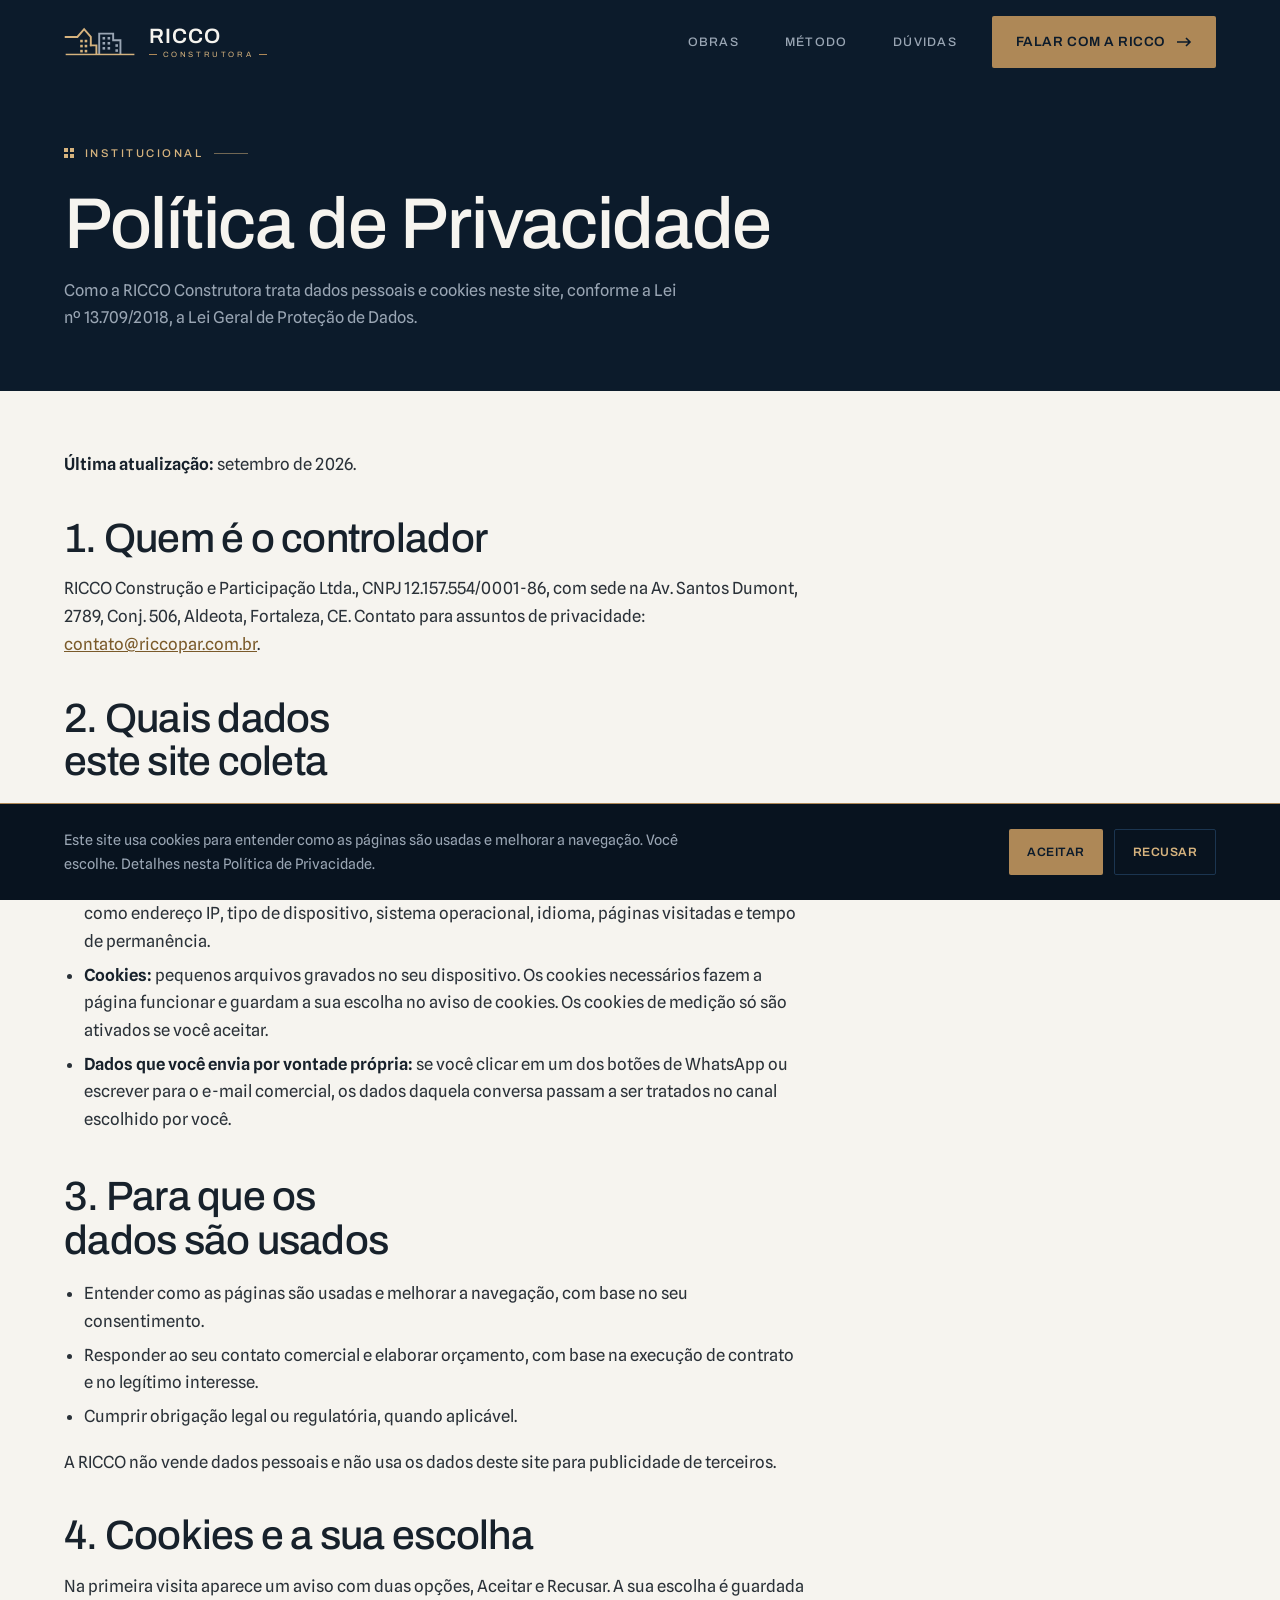
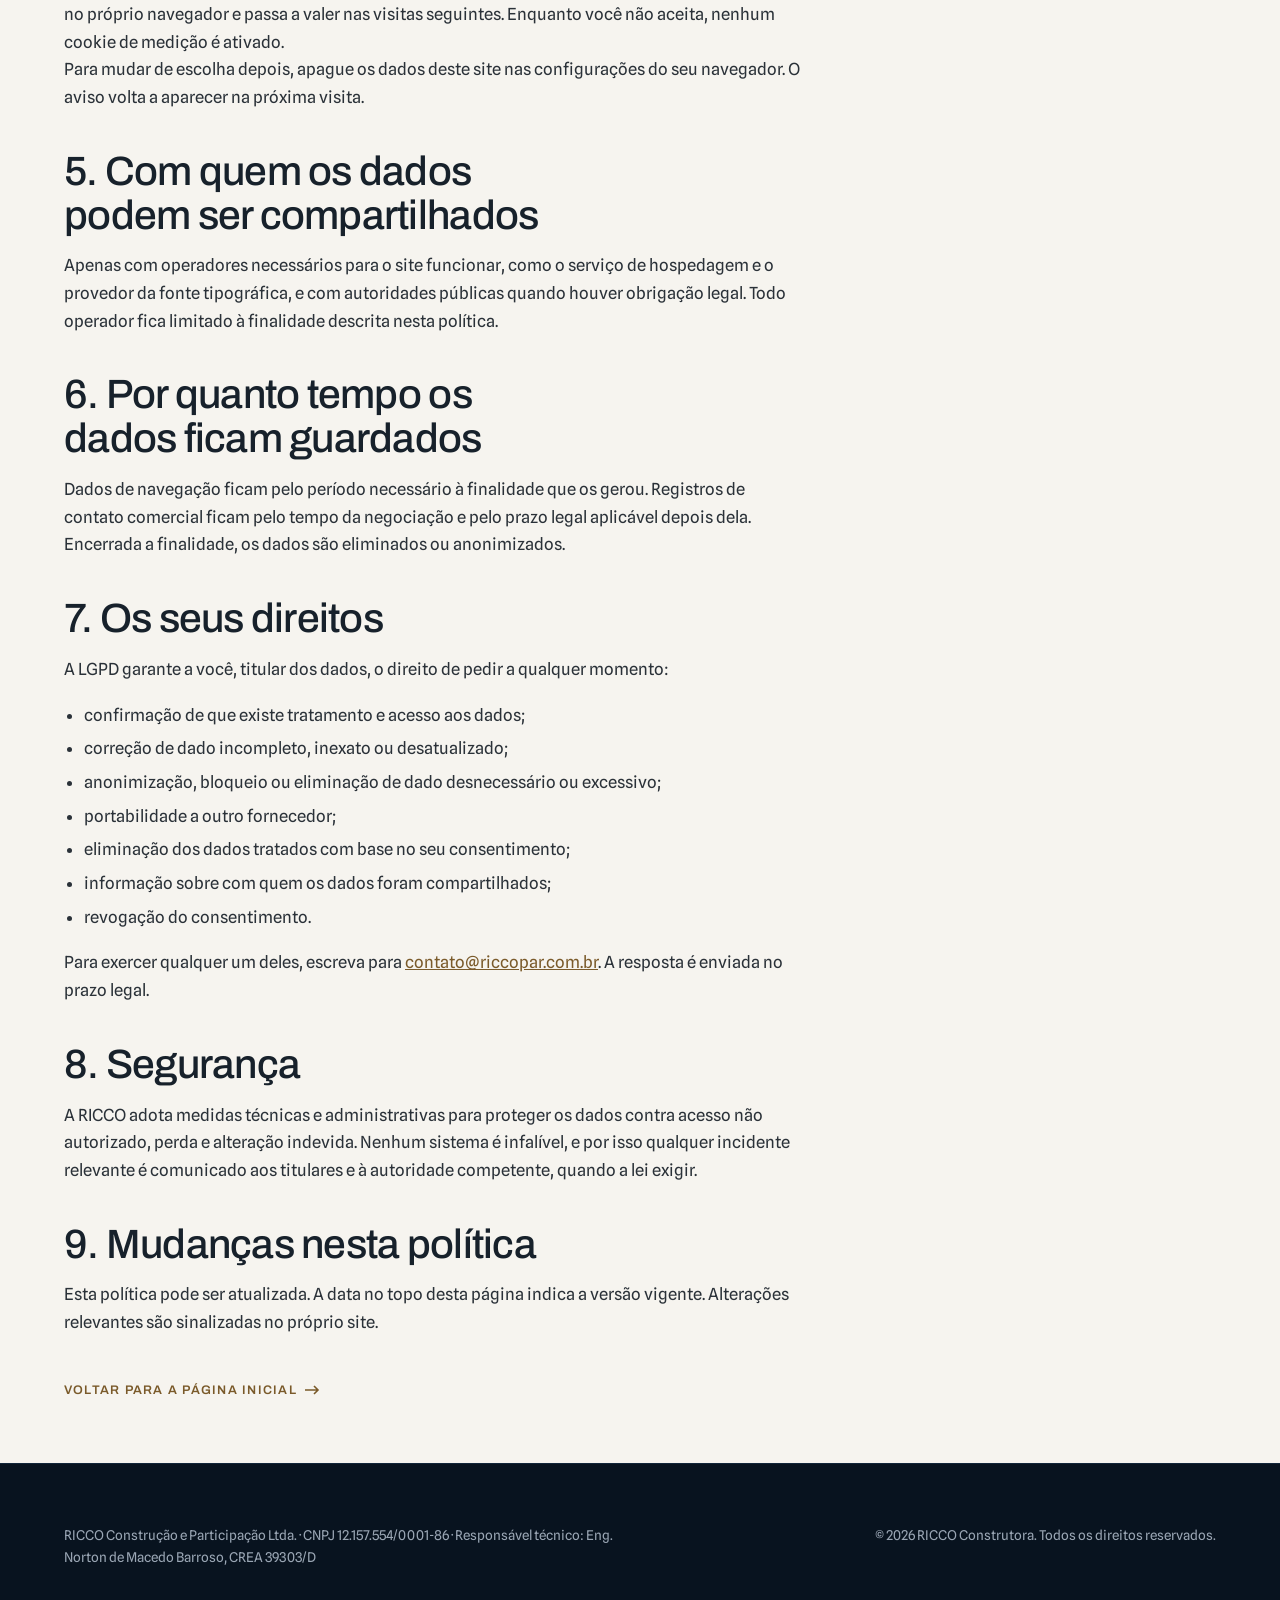
<file: deploy-vercel/privacidade.html>
<!DOCTYPE html>
<html lang="pt-BR">
<head>
<meta charset="utf-8">
<meta name="viewport" content="width=device-width, initial-scale=1">
<title>Política de Privacidade | RICCO Construtora</title>
<meta name="description" content="Como a RICCO Construtora trata dados pessoais, cookies e solicitações de titulares, conforme a Lei Geral de Proteção de Dados.">
<meta name="robots" content="index, follow">
<meta name="theme-color" content="#0C1B2B">
<link rel="canonical" href="https://riccopar.com.br/privacidade.html">
<link rel="icon" href="assets/logos/favicon.svg" type="image/svg+xml">
<link rel="preconnect" href="https://fonts.googleapis.com">
<link rel="preconnect" href="https://fonts.gstatic.com" crossorigin>
<link href="https://fonts.googleapis.com/css2?family=Archivo:wght@300;400;500;600&family=Spline+Sans:wght@400;500;600&display=swap" rel="stylesheet">
<link rel="stylesheet" href="css/styles.css">
<script>document.documentElement.setAttribute('data-motion','on')</script>
</head>
<body>

<a class="skip" href="#conteudo">Ir para o conteúdo</a>

<header class="site-header" data-solid="true" data-hidden="false">
  <div class="container hd-inner">
    <a class="brand" href="index.html" aria-label="RICCO Construtora, página inicial">
      <svg viewBox="0 0 128 68" role="img" aria-hidden="true" focusable="false">
        <g fill="none" stroke="#D6B37E" stroke-width="3.4" stroke-linecap="square">
          <path d="M3 25 H24 L36 11 L48 25 V40"/><path d="M48 40 H58 V55"/>
        </g>
        <g fill="#D6B37E">
          <rect x="29" y="30" width="4.6" height="4.6"/><rect x="37" y="30" width="4.6" height="4.6"/>
          <rect x="29" y="39" width="4.6" height="4.6"/><rect x="37" y="39" width="4.6" height="4.6"/>
          <rect x="29" y="48" width="4.6" height="4.6"/><rect x="37" y="48" width="4.6" height="4.6"/>
        </g>
        <g fill="none" stroke="#9AA6B4" stroke-width="3.4" stroke-linecap="square">
          <path d="M63 55 V19 H88 V31 H101 V55"/>
        </g>
        <g fill="#9AA6B4">
          <rect x="69" y="25" width="4.6" height="4.6"/><rect x="78" y="25" width="4.6" height="4.6"/>
          <rect x="69" y="34" width="4.6" height="4.6"/><rect x="78" y="34" width="4.6" height="4.6"/>
          <rect x="69" y="43" width="4.6" height="4.6"/><rect x="78" y="43" width="4.6" height="4.6"/>
          <rect x="92" y="38" width="4.6" height="4.6"/><rect x="92" y="47" width="4.6" height="4.6"/>
        </g>
        <rect x="3" y="55" width="123" height="2.6" fill="#D6B37E"/>
      </svg>
      <span class="brand-word">
        <b>RICCO</b>
        <span class="brand-sub"><i></i>Construtora<i></i></span>
      </span>
    </a>
    <nav class="nav" aria-label="Navegação principal">
      <ul class="nav-list">
        <li><a href="index.html#obras"><span class="mj"><i></i><i></i><i></i><i></i></span>Obras</a></li>
        <li><a href="index.html#metodo"><span class="mj"><i></i><i></i><i></i><i></i></span>Método</a></li>
        <li><a href="index.html#duvidas"><span class="mj"><i></i><i></i><i></i><i></i></span>Dúvidas</a></li>
      </ul>
      <a class="btn" data-wa-btn="rodape" href="https://wa.me/5585988898000">
        Falar com a RICCO
        <svg class="arw" width="15" height="10" viewBox="0 0 15 10" fill="none" aria-hidden="true"><path d="M0 5h13M9 1l4 4-4 4" stroke="currentColor" stroke-width="1.6"/></svg>
      </a>
      <button class="burger" type="button" aria-expanded="false" aria-controls="menu-mobile" aria-label="Abrir menu">
        <span></span><span></span><span></span>
      </button>
    </nav>
  </div>
</header>

<div class="scrim" aria-hidden="true"></div>
<nav class="drawer" id="menu-mobile" aria-label="Navegação em telas pequenas">
  <a href="index.html"><span class="mj"><i></i><i></i><i></i><i></i></span>Início</a>
  <a href="index.html#obras"><span class="mj"><i></i><i></i><i></i><i></i></span>Obras</a>
  <a href="index.html#metodo"><span class="mj"><i></i><i></i><i></i><i></i></span>Método</a>
  <a href="index.html#duvidas"><span class="mj"><i></i><i></i><i></i><i></i></span>Dúvidas</a>
  <a class="btn" data-wa-btn="rodape" href="https://wa.me/5585988898000">Falar com a RICCO</a>
</nav>

<main id="conteudo">
  <section class="page-head on-dark">
    <div class="container">
      <p class="eyebrow">
        <span class="mj"><i></i><i></i><i></i><i></i></span>
        Institucional
        <span class="rule"></span>
      </p>
      <h1 data-nosplit>Política de Privacidade</h1>
      <p class="lede">Como a RICCO Construtora trata dados pessoais e cookies neste site, conforme a Lei nº 13.709/2018, a Lei Geral de Proteção de Dados.</p>
    </div>
  </section>

  <div class="container">
    <div class="prose">
      <p><strong>Última atualização:</strong> setembro de 2026.</p>

      <h2 data-nosplit>1. Quem é o controlador</h2>
      <p>RICCO Construção e Participação Ltda., CNPJ 12.157.554/0001-86, com sede na Av. Santos Dumont, 2789, Conj. 506, Aldeota, Fortaleza, CE. Contato para assuntos de privacidade: <a href="mailto:contato@riccopar.com.br">contato@riccopar.com.br</a>.</p>

      <h2 data-nosplit>2. Quais dados este site coleta</h2>
      <p>Este site não tem formulário. Ele não pede nome, e-mail, telefone nem qualquer outro dado pessoal para ser navegado. O que existe é o seguinte:</p>
      <ul>
        <li><strong>Dados de navegação:</strong> informações técnicas geradas automaticamente pelo seu navegador, como endereço IP, tipo de dispositivo, sistema operacional, idioma, páginas visitadas e tempo de permanência.</li>
        <li><strong>Cookies:</strong> pequenos arquivos gravados no seu dispositivo. Os cookies necessários fazem a página funcionar e guardam a sua escolha no aviso de cookies. Os cookies de medição só são ativados se você aceitar.</li>
        <li><strong>Dados que você envia por vontade própria:</strong> se você clicar em um dos botões de WhatsApp ou escrever para o e-mail comercial, os dados daquela conversa passam a ser tratados no canal escolhido por você.</li>
      </ul>

      <h2 data-nosplit>3. Para que os dados são usados</h2>
      <ul>
        <li>Entender como as páginas são usadas e melhorar a navegação, com base no seu consentimento.</li>
        <li>Responder ao seu contato comercial e elaborar orçamento, com base na execução de contrato e no legítimo interesse.</li>
        <li>Cumprir obrigação legal ou regulatória, quando aplicável.</li>
      </ul>
      <p>A RICCO não vende dados pessoais e não usa os dados deste site para publicidade de terceiros.</p>

      <h2 data-nosplit>4. Cookies e a sua escolha</h2>
      <p>Na primeira visita aparece um aviso com duas opções, Aceitar e Recusar. A sua escolha é guardada no próprio navegador e passa a valer nas visitas seguintes. Enquanto você não aceita, nenhum cookie de medição é ativado.</p>
      <p>Para mudar de escolha depois, apague os dados deste site nas configurações do seu navegador. O aviso volta a aparecer na próxima visita.</p>

      <h2 data-nosplit>5. Com quem os dados podem ser compartilhados</h2>
      <p>Apenas com operadores necessários para o site funcionar, como o serviço de hospedagem e o provedor da fonte tipográfica, e com autoridades públicas quando houver obrigação legal. Todo operador fica limitado à finalidade descrita nesta política.</p>

      <h2 data-nosplit>6. Por quanto tempo os dados ficam guardados</h2>
      <p>Dados de navegação ficam pelo período necessário à finalidade que os gerou. Registros de contato comercial ficam pelo tempo da negociação e pelo prazo legal aplicável depois dela. Encerrada a finalidade, os dados são eliminados ou anonimizados.</p>

      <h2 data-nosplit>7. Os seus direitos</h2>
      <p>A LGPD garante a você, titular dos dados, o direito de pedir a qualquer momento:</p>
      <ul>
        <li>confirmação de que existe tratamento e acesso aos dados;</li>
        <li>correção de dado incompleto, inexato ou desatualizado;</li>
        <li>anonimização, bloqueio ou eliminação de dado desnecessário ou excessivo;</li>
        <li>portabilidade a outro fornecedor;</li>
        <li>eliminação dos dados tratados com base no seu consentimento;</li>
        <li>informação sobre com quem os dados foram compartilhados;</li>
        <li>revogação do consentimento.</li>
      </ul>
      <p>Para exercer qualquer um deles, escreva para <a href="mailto:contato@riccopar.com.br">contato@riccopar.com.br</a>. A resposta é enviada no prazo legal.</p>

      <h2 data-nosplit>8. Segurança</h2>
      <p>A RICCO adota medidas técnicas e administrativas para proteger os dados contra acesso não autorizado, perda e alteração indevida. Nenhum sistema é infalível, e por isso qualquer incidente relevante é comunicado aos titulares e à autoridade competente, quando a lei exigir.</p>

      <h2 data-nosplit>9. Mudanças nesta política</h2>
      <p>Esta política pode ser atualizada. A data no topo desta página indica a versão vigente. Alterações relevantes são sinalizadas no próprio site.</p>

      <p style="margin-top:var(--s4)">
        <a class="link-arw" href="index.html">
          Voltar para a página inicial
          <svg class="arw" width="15" height="10" viewBox="0 0 15 10" fill="none" aria-hidden="true"><path d="M0 5h13M9 1l4 4-4 4" stroke="currentColor" stroke-width="1.6"/></svg>
        </a>
      </p>
    </div>
  </div>
</main>

<footer class="site-footer">
  <div class="container">
    <div class="ft-bottom" style="margin-top:0;border-top:0;padding-top:0">
      <p>RICCO Construção e Participação Ltda. · CNPJ 12.157.554/0001-86 · Responsável técnico: Eng. Norton de Macedo Barroso, CREA 39303/D</p>
      <p>&copy; <span data-year>2026</span> RICCO Construtora. Todos os direitos reservados.</p>
    </div>
  </div>
</footer>

<aside class="cookie" aria-label="Aviso de cookies">
  <div class="container cookie-inner">
    <p>Este site usa cookies para entender como as páginas são usadas e melhorar a navegação. Você escolhe. Detalhes nesta Política de Privacidade.</p>
    <div class="cookie-acts">
      <button class="btn" type="button" data-consent="accept">Aceitar</button>
      <button class="btn btn-ghost" type="button" data-consent="reject">Recusar</button>
    </div>
  </div>
</aside>

<script src="js/motion.js" defer></script>
<script src="js/app.js" defer></script>
</body>
</html>
</file>
<file: deploy-vercel/css/styles.css>
/* ===========================================================================
   RICCO Construtora
   Design system derivado da marca real (ver ../../design-system/README.md).
   Forma assinatura: MODULO DE JANELA, sempre elemento real, nunca ::before.
   Cada capitulo cabe em uma tela (min-height:100vh, conteudo centrado).
   =========================================================================== */

:root{
  /* --- cor: amostrada do brand board do cliente --- */
  --navy-900:#08131F;
  --navy-800:#0C1B2B;
  --navy-700:#12263A;
  --navy-600:#1B3550;
  --bone-50:#F6F4EF;
  --bone-100:#EDE9E1;
  --gold-300:#D6B37E;   /* ouro como tinta sobre navy  8,79:1 */
  --gold-500:#AE8857;   /* ouro de marca: filete, area cheia, botao */
  --gold-ink:#7A5A2A;   /* ouro como tinta sobre papel 5,75:1 */
  --steel-300:#9AA6B4;  /* texto secundario sobre navy 7,03:1 */
  --ink-900:#17212B;
  --ink-700:#2A3138;
  --ink-500:#555E6A;

  --ff-display:'Archivo',system-ui,sans-serif;
  --ff-body:'Spline Sans',system-ui,sans-serif;

  --s1:8px; --s2:15px; --s3:24px; --s4:38px; --s5:60px;
  --cw:1200px;
  --gut:24px;
  --header-h:84px;

  --m-h1:18ch; --m-h2:22ch; --m-texto:62ch;

  --e:cubic-bezier(.16,.84,.28,1);
  --e2:cubic-bezier(.4,0,.2,1);
}

*,*::before,*::after{box-sizing:border-box}

html{
  scroll-behavior:auto;                /* obrigatorio com o motor (§4 do doc) */
  scroll-padding-top:var(--header-h);
  -webkit-text-size-adjust:100%;
}

body{
  margin:0;
  background:var(--bone-50);
  color:var(--ink-700);
  font-family:var(--ff-body);
  font-size:1.0425rem;
  line-height:1.66;
  -webkit-font-smoothing:antialiased;
  overflow-wrap:break-word;
}

img,video{max-width:100%;height:auto;display:block}
a{color:inherit}
button{font:inherit;color:inherit}

:focus-visible{outline:2px solid var(--gold-500);outline-offset:3px;border-radius:2px}

/* --------------------------------------------------------------- tipografia */
h1,h2,h3,h4{
  font-family:var(--ff-display);
  color:var(--ink-900);
  margin:0;
  line-height:1.05;
  letter-spacing:-.018em;
  font-weight:500;
  text-wrap:balance;
}
h1{font-size:clamp(2.4rem,5.7vw,4.5rem);max-width:var(--m-h1)}
h2{font-size:clamp(1.8rem,3.2vw,2.7rem);max-width:var(--m-h2);line-height:1.07}
h3{font-size:1.16rem;font-weight:600;line-height:1.26;letter-spacing:-.01em}
p{margin:0}

strong{font-weight:600;color:var(--ink-900)}
.on-dark strong{color:var(--bone-50)}

.lede{
  font-size:clamp(1.0125rem,1.15vw,1.125rem);
  color:var(--ink-500);
  max-width:var(--m-texto);
  margin-top:var(--s2);
}
.on-dark{color:var(--steel-300)}
.on-dark h1,.on-dark h2,.on-dark h3,.on-dark h4{color:var(--bone-50)}
.on-dark .lede{color:var(--steel-300)}

/* ------------------------------------------------------------------ layout */
.container{width:100%;max-width:var(--cw);margin:0 auto;padding:0 var(--gut)}
/* alinha um elemento FULL-WIDTH a borda interna do container, sem usar vw
   (vw inclui a barra de rolagem e causaria overflow) */
.pad-l{padding-left:max(var(--gut),calc((100% - var(--cw))/2 + var(--gut)))}

/* SANGRIA. Num elemento de largura total, `100%` e a largura da secao (que
   nao inclui a barra de rolagem), entao estas contas alinham o conteudo a
   borda interna do container e deixam a imagem ir ate a borda da tela SEM
   usar vw. Usar vw aqui causaria overflow de ~8px em Windows. */
.bleed-r{
  padding-left:max(var(--gut),calc((100% - var(--cw))/2 + var(--gut)));
  padding-right:0;
}
.bleed-l{
  padding-right:max(var(--gut),calc((100% - var(--cw))/2 + var(--gut)));
  padding-left:0;
}

/* Capitulo: uma tela por secao. Conteudo centrado na area livre abaixo do
   header fixo, para nunca ficar escondido atras dele. */
.chapter{
  min-height:100vh;
  display:grid;
  align-content:center;
  padding:calc(var(--header-h) + var(--s3)) 0 var(--s4);
  position:relative;
  overflow:hidden;
}
.chapter.dark{background:var(--navy-800)}
.chapter.deep{background:var(--navy-900)}
.chapter.paper{background:var(--bone-50)}
.chapter.paper-alt{background:var(--bone-100)}

.sec-head{max-width:720px}
.sec-head .lede{margin-top:var(--s2)}

/* ----------------------------------------- MODULO DE JANELA (assinatura) */
.mj{display:inline-grid;grid-template-columns:repeat(2,1fr);gap:2px;flex:0 0 auto}
.mj i{width:4px;height:4px;background:var(--gold-500);display:block}
.mj-3{grid-template-columns:repeat(3,1fr)}
.mj-lg i{width:6px;height:6px}
.on-dark .mj i{background:var(--gold-300)}

/* rotulo de secao: NENHUM ::before, filete e modulo sao elementos reais */
.eyebrow{
  display:flex;align-items:center;gap:11px;
  font-family:var(--ff-display);font-size:.7rem;font-weight:500;
  letter-spacing:.22em;text-transform:uppercase;
  color:var(--gold-ink);margin-bottom:var(--s3);
}
.on-dark .eyebrow{color:var(--gold-300)}
.eyebrow .rule{display:block;width:34px;height:1px;background:currentColor;opacity:.5}

/* ---------------------------------------------- textura de grade (pattern)
   `_patterns/pattern/Square Grid`, recolorida. Fundo de prancha, bem fraca. */
.grid-tex{
  position:absolute;inset:0;z-index:0;pointer-events:none;
  background:url(../assets/patterns/grade-quadrada.svg) center top/1400px auto repeat;
  opacity:.04;
}
.chapter > .container{position:relative;z-index:2}

/* ------------------------------------------------------------------ botoes */
.btn{
  display:inline-flex;align-items:center;gap:11px;
  padding:15px 24px;
  background:var(--gold-500);color:var(--navy-800);
  font-family:var(--ff-display);font-size:.84rem;font-weight:600;
  letter-spacing:.04em;text-transform:uppercase;text-decoration:none;
  border:0;border-radius:2px;cursor:pointer;
  transition:background .3s var(--e2),transform .12s var(--e2);
}
.btn:hover{background:#9B7141}
.btn:active{transform:scale(.985)}
.btn .arw{transition:transform .3s var(--e2)}
.btn:hover .arw{transform:translateX(4px)}

.btn-ghost{background:transparent;color:var(--gold-300);border:1px solid var(--navy-600)}
.btn-ghost:hover{background:rgba(18,38,58,.6);border-color:var(--gold-500)}

.link-arw{
  display:inline-flex;align-items:center;gap:8px;
  font-family:var(--ff-display);font-size:.78rem;font-weight:600;
  letter-spacing:.1em;text-transform:uppercase;text-decoration:none;
  color:var(--gold-ink);
}
.on-dark .link-arw{color:var(--gold-300)}
.link-arw .arw{transition:transform .3s var(--e2)}
.link-arw:hover .arw{transform:translateX(4px)}

/* ------------------------------------------------------------------ header */
.skip{
  position:fixed;left:12px;top:-60px;z-index:200;
  background:var(--gold-500);color:var(--navy-900);
  padding:12px 18px;text-decoration:none;font-weight:600;
  transition:top .2s var(--e2);
}
.skip:focus{top:12px}

.site-header{
  position:fixed;inset:0 0 auto 0;z-index:100;
  background:transparent;
  border-bottom:1px solid transparent;
  transition:transform .45s var(--e2),background .45s var(--e2),border-color .45s var(--e2);
}
.site-header[data-hidden="true"]{transform:translateY(-100%)}
.site-header[data-solid="true"]{
  background:rgba(8,19,31,.93);backdrop-filter:blur(14px);
  border-bottom-color:var(--navy-600);
}
.hd-inner{display:flex;align-items:center;justify-content:space-between;gap:var(--s3);min-height:var(--header-h);transition:min-height .45s var(--e2)}
.site-header[data-solid="true"] .hd-inner{min-height:68px}

.brand{display:flex;align-items:center;gap:13px;text-decoration:none;flex:0 0 auto}
.brand svg{display:block;height:38px;width:auto;flex:0 0 auto;transition:height .45s var(--e2)}
.site-header[data-solid="true"] .brand svg{height:32px}

/* Lockup em Archivo, na logica do wordmark real: RICCO em aco e CONSTRUTORA
   em ouro, caixa alta de entreletra aberta entre dois filetes <i> reais. */
.brand-word{display:block;line-height:1}
.brand-word b{
  display:block;font-family:var(--ff-display);font-weight:600;
  font-size:1.3rem;letter-spacing:.055em;color:var(--bone-50);line-height:1;
  transition:font-size .45s var(--e2);
}
.brand-sub{
  display:flex;align-items:center;gap:6px;margin-top:4px;
  font-family:var(--ff-display);font-weight:400;
  font-size:.48rem;letter-spacing:.34em;text-transform:uppercase;
  color:var(--gold-300);line-height:1;white-space:nowrap;
}
.brand-sub i{display:block;height:1px;flex:1 1 auto;min-width:8px;background:var(--gold-500)}
.site-header[data-solid="true"] .brand-word b{font-size:1.14rem}
.ft-brand .brand-word b{font-size:1.55rem}
.ft-brand .brand-sub{font-size:.56rem}

.nav{display:flex;align-items:center;gap:var(--s3)}
.nav-list{display:flex;align-items:center;gap:5px;list-style:none;margin:0;padding:0}
.nav-list a{
  display:flex;align-items:center;gap:9px;padding:9px 11px;
  font-family:var(--ff-display);font-size:.77rem;font-weight:500;
  letter-spacing:.1em;text-transform:uppercase;text-decoration:none;
  color:var(--steel-300);transition:color .3s var(--e2);
}
.nav-list a:hover{color:var(--bone-50)}
/* marcador do link ativo: MODULO DE JANELA a esquerda do rotulo */
.nav-list a .mj{opacity:0;transition:opacity .3s var(--e2)}
.nav-list a[aria-current="true"]{color:var(--bone-50)}
.nav-list a[aria-current="true"] .mj{opacity:1}

.burger{
  display:none;width:44px;height:44px;
  background:rgba(8,19,31,.5);border:1px solid var(--navy-600);border-radius:2px;
  cursor:pointer;padding:0;place-items:center;
}
.burger span{display:block;width:19px;height:1.5px;background:var(--bone-50);margin:3.5px auto;transition:transform .35s var(--e),opacity .25s}
.burger[aria-expanded="true"] span:nth-child(1){transform:translateY(5px) rotate(45deg)}
.burger[aria-expanded="true"] span:nth-child(2){opacity:0}
.burger[aria-expanded="true"] span:nth-child(3){transform:translateY(-5px) rotate(-45deg)}

/* barra de leitura: a propria base do header */
.progress{position:absolute;left:0;bottom:-1px;height:2px;width:100%;transform:scaleX(0);transform-origin:0 50%;background:var(--gold-500)}

/* ------------------------------------------------------------------- drawer */
.drawer{
  position:fixed;inset:0 0 0 auto;width:min(88vw,370px);z-index:95;
  background:var(--navy-900);border-left:1px solid var(--navy-600);
  transform:translateX(100%);transition:transform .5s var(--e);
  padding:calc(var(--header-h) + 20px) 26px 30px;
  display:flex;flex-direction:column;gap:2px;overflow-y:auto;
}
.drawer.open{transform:translateX(0)}
.drawer a{
  display:flex;align-items:center;gap:12px;padding:14px 0;
  border-bottom:1px solid var(--navy-700);
  font-family:var(--ff-display);font-size:.92rem;font-weight:500;
  letter-spacing:.08em;text-transform:uppercase;text-decoration:none;color:var(--bone-50);
}
/* `.drawer a` (0,1,1) vence `.btn` (0,1,0): sem isto o botao de ouro herda
   texto claro e cai para 2,96:1, reprovado em AA. */
.drawer .btn{margin-top:var(--s3);justify-content:center;color:var(--navy-800);font-size:.84rem;border-bottom:0}
.scrim{position:fixed;inset:0;z-index:94;background:rgba(4,10,17,.62);opacity:0;pointer-events:none;transition:opacity .4s var(--e2)}
.scrim.on{opacity:1;pointer-events:auto}

/* ===================================================================== HERO
   Foto real FULL-BLEED de fundo. O veu nao e um scrim preto uniforme: e um
   degrade da propria navy, denso do lado do texto, mais duas camadas de LUZ
   DE JANELA (_patterns/overlay-luz-de-janelas), que e a mesma ideia da forma
   assinatura do site. Contraste do texto auditado por AMOSTRAGEM DE PIXEL
   do que fica atras dele. */
.hero{
  position:relative;
  min-height:100vh;
  display:grid;
  align-content:end;
  padding:calc(var(--header-h) + var(--s4)) 0 0;
  background:var(--navy-900);
  overflow:hidden;
}
/* Fundos com parallax precisam de folga vertical: sem ela a translacao de
   ate 10% descobre a borda da secao. */
.hero-bg,.metodo-bg{inset:-7% 0}
.hero-bg{position:absolute;z-index:0}
.hero-bg img{width:100%;height:100%;object-fit:cover;object-position:50% 42%}
/* veu: denso a esquerda (sob o texto), leve a direita (a foto continua viva) */
.hero-veil{
  position:absolute;inset:0;z-index:1;pointer-events:none;
  background:
    linear-gradient(101deg,
      rgba(8,19,31,.975) 0%,
      rgba(8,19,31,.95) 30%,
      rgba(8,19,31,.74) 52%,
      rgba(8,19,31,.36) 76%,
      rgba(8,19,31,.32) 100%),
    linear-gradient(to top, rgba(8,19,31,.92) 0%, rgba(8,19,31,0) 34%);
}
/* luz de janela: sombra arquitetonica sobre a foto */
.hero-light{
  position:absolute;inset:0;z-index:2;pointer-events:none;
  background:url(../assets/patterns/luz-janela-cruz.svg) 64% 38%/150% auto no-repeat;
  opacity:.5;mix-blend-mode:multiply;
}
.hero-light2{
  position:absolute;inset:0;z-index:2;pointer-events:none;
  background:url(../assets/patterns/luz-persiana.svg) 100% 0/68% auto no-repeat;
  opacity:.32;mix-blend-mode:multiply;
}
.hero-inner{position:relative;z-index:3;padding-bottom:var(--s5)}
.hero h1{margin-bottom:var(--s3)}
.hero .lede{max-width:50ch;color:#C3CDD8}
.hero-cta{margin-top:var(--s4);display:flex;flex-wrap:wrap;gap:var(--s2)}

/* regua de credenciais: filetes verticais reais, dentro do hero */
.creds{position:relative;z-index:3;border-top:1px solid rgba(214,179,126,.3);background:rgba(8,19,31,.66)}
.creds ul{list-style:none;margin:0;padding:0;display:grid;grid-template-columns:repeat(4,1fr)}
.creds li{padding:var(--s3) 0 var(--s3) var(--s3);border-left:1px solid rgba(214,179,126,.22)}
.creds li:first-child{border-left:0;padding-left:0}
.creds b{
  display:block;font-family:var(--ff-display);font-size:clamp(1.4rem,2.1vw,1.95rem);
  font-weight:500;color:var(--bone-50);line-height:1;letter-spacing:-.02em;
}
.creds .lbl{
  display:block;margin-top:9px;font-family:var(--ff-display);
  font-size:.66rem;font-weight:500;letter-spacing:.18em;text-transform:uppercase;color:var(--steel-300);
}

/* ====================================================== FRENTES DE ATUACAO
   Tablist vertical de 6 frentes + FOTO GRANDE que troca. Uma tela, imagem
   em destaque, numeral no lugar do icone de biblioteca. */
/* A foto vai ate a borda direita da tela: a coluna de texto continua
   alinhada ao container, a imagem sangra. */
.frentes{
  display:grid;grid-template-columns:minmax(0,.86fr) minmax(0,1.14fr);
  gap:clamp(28px,4vw,56px);align-items:start;margin-top:var(--s4);
}
.frentes-list{list-style:none;margin:0;padding:0;border-top:1px solid rgba(23,33,43,.16)}
.frentes-list li{border-bottom:1px solid rgba(23,33,43,.16)}
.fr-btn{
  display:grid;grid-template-columns:auto minmax(0,1fr);gap:15px;align-items:baseline;
  width:100%;text-align:left;background:transparent;border:0;padding:14px 4px;
  cursor:pointer;position:relative;
}
.fr-btn .num{font-family:var(--ff-display);font-size:.72rem;font-weight:600;letter-spacing:.14em;color:var(--gold-ink);opacity:.65;transition:opacity .3s var(--e2)}
.fr-btn .ttl{font-family:var(--ff-display);font-size:clamp(1rem,1.35vw,1.2rem);font-weight:500;color:var(--ink-500);letter-spacing:-.01em;line-height:1.26;transition:color .35s var(--e2)}
.fr-btn .bar{position:absolute;left:0;bottom:-1px;height:1px;width:100%;background:var(--gold-500);transform:scaleX(0);transform-origin:0 50%;transition:transform .5s var(--e)}
.fr-btn:hover .ttl{color:var(--ink-900)}
.fr-btn[aria-selected="true"] .ttl{color:var(--ink-900);font-weight:600}
.fr-btn[aria-selected="true"] .num{opacity:1}
.fr-btn[aria-selected="true"] .bar{transform:scaleX(1)}

.frentes-panel{position:relative}
.fr-fig{position:relative;overflow:hidden;background:var(--bone-100);aspect-ratio:7/5}
.fr-cap{padding-right:var(--gut)}
/* SEM JAVASCRIPT a primeira foto e a primeira legenda ficam visiveis. O
   `opacity:0` das demais nao pode ser o padrao cru, senao o painel inteiro
   aparece vazio quando o app.js nao roda. O flag data-tabs="on" e escrito
   pelo JS e so entao o `data-on` passa a mandar. */
.fr-fig img{
  position:absolute;inset:0;width:100%;height:100%;object-fit:cover;
  opacity:0;transform:scale(1.045);
  transition:opacity .7s var(--e),transform 1.1s var(--e);
}
.fr-fig img:first-child{opacity:1;transform:none}
.fr-fig[data-tabs="on"] img:first-child{opacity:0;transform:scale(1.045)}
.fr-fig[data-tabs="on"] img[data-on="true"]{opacity:1;transform:scale(1)}
.fr-fig .corner{position:absolute;right:14px;bottom:14px;z-index:2;padding:8px;background:rgba(8,19,31,.72)}
.fr-fig .corner i{background:var(--gold-300)}
.fr-cap{margin-top:var(--s3);position:relative;min-height:4.4em}
.fr-cap p{color:var(--ink-500);max-width:52ch;opacity:0;position:absolute;inset:0;transition:opacity .45s var(--e2)}
.fr-cap p:first-child{opacity:1}
.fr-cap[data-tabs="on"] p:first-child{opacity:0}
.fr-cap[data-tabs="on"] p[data-on="true"]{opacity:1}

/* ================================================================== OBRAS
   Cena TRAVADA no scroll: a trilha horizontal anda com o progresso da
   rolagem, entao 6 obras grandes cabem em UMA tela. Abaixo de 900px a
   marcacao volta ao fluxo e vira grade 2/1. */
.gal-scene{position:relative;background:var(--navy-800)}
.gal-sticky{position:relative}              /* NUNCA position inline (§3) */
@media (min-width:901px){
  .gal-scene[data-pin="on"] .gal-sticky{position:sticky;top:0;height:100vh;overflow:hidden;display:grid;align-content:center}
}
.gal-sticky{padding:calc(var(--header-h) + var(--s3)) 0 var(--s4)}
/* A trilha vai de borda a borda da tela. O primeiro card continua alinhado
   a borda interna do container (padding-left calculado), e o ultimo sangra
   pela direita, o que tambem sinaliza que ha mais obra para percorrer. */
.gal-viewport{
  overflow:hidden;margin-top:var(--s4);
  padding-left:max(var(--gut),calc((100% - var(--cw))/2 + var(--gut)));
}
.gal-track{display:flex;gap:var(--s3);align-items:flex-start;will-change:transform}
.obra{
  flex:0 0 auto;width:clamp(250px,29vw,430px);
  display:block;text-align:left;background:transparent;border:0;padding:0;
  font:inherit;color:inherit;cursor:pointer;
  transition:transform .14s linear;
}
.obra figure{margin:0;position:relative;overflow:hidden;background:var(--navy-700);aspect-ratio:4/5}
.obra{position:relative}
.obra img{width:100%;height:100%;object-fit:cover;transition:transform 1s var(--e)}
.obra:hover img,.obra:focus-visible img{transform:scale(1.05)}
.obra .corner{position:absolute;right:13px;top:13px;z-index:3;padding:8px;background:rgba(8,19,31,.74)}
.obra .corner i{background:var(--gold-300);opacity:.35;transition:opacity .3s var(--e2)}
.obra:hover .corner i{opacity:1}
.obra:hover .corner i:nth-child(1){transition-delay:0s}
.obra:hover .corner i:nth-child(2){transition-delay:.06s}
.obra:hover .corner i:nth-child(3){transition-delay:.12s}
.obra:hover .corner i:nth-child(4){transition-delay:.18s}
/* Legenda SOBRE a foto: com a galeria em largura total dentro de uma tela
   so, a legenda abaixo da figura era cortada pelo overflow do viewport. Aqui
   ela vive no rodape da propria imagem, sobre um degrade denso o bastante
   para o contraste (auditado por amostragem de pixel). */
.obra-body{
  position:absolute;left:0;right:0;bottom:0;z-index:2;
  padding:var(--s4) var(--s3) var(--s3);
  background:linear-gradient(to top,
    rgba(8,19,31,.985) 0%,rgba(8,19,31,.965) 64%,rgba(8,19,31,.6) 88%,rgba(8,19,31,0) 100%);
}
.obra-body .bar{position:absolute;left:var(--s3);right:var(--s3);top:auto;bottom:0;height:1px;width:auto;background:var(--gold-500);transform:scaleX(0);transform-origin:0 50%;transition:transform .6s var(--e)}
.obra:hover .obra-body .bar{transform:scaleX(1)}
.obra-over{display:block;font-family:var(--ff-display);font-size:.64rem;font-weight:500;letter-spacing:.18em;text-transform:uppercase;color:var(--gold-300);margin:0 0 6px}
.obra-body h3{color:var(--bone-50);margin-bottom:4px;font-size:1.08rem}
.obra-count{font-size:.8rem;color:var(--steel-300)}
/* regua de progresso da cena */
.gal-rule{margin-top:var(--s3);height:2px;background:var(--navy-600);position:relative}
.gal-foot{padding-left:max(var(--gut),calc((100% - var(--cw))/2 + var(--gut)));padding-right:max(var(--gut),calc((100% - var(--cw))/2 + var(--gut)))}
.gal-rule i{position:absolute;left:0;top:0;height:100%;width:100%;background:var(--gold-500);transform:scaleX(0);transform-origin:0 50%}
.gal-hint{margin-top:11px;font-family:var(--ff-display);font-size:.64rem;font-weight:500;letter-spacing:.18em;text-transform:uppercase;color:var(--steel-300)}
/* no mobile a legenda volta para baixo da figura: nao ha cena travada nem
   restricao de uma tela, e o texto sobre a foto perde legibilidade em card
   estreito */
@media (max-width:900px){
  .obra-body{position:static;padding:13px 0 0;background:none}
  .obra-body .bar{left:0;right:0;top:0;bottom:auto}
  .obra-over{margin:11px 0 7px}
  .obra .corner{top:auto;bottom:13px}
}

/* cursor-bolha "ampliar" sobre a galeria (desktop, ponteiro fino) */
.zoomcur{
  position:fixed;left:0;top:0;z-index:80;width:72px;height:72px;border-radius:50%;
  display:grid;place-items:center;pointer-events:none;
  background:rgba(174,136,87,.94);color:var(--navy-900);
  font-family:var(--ff-display);font-size:.58rem;font-weight:600;letter-spacing:.14em;text-transform:uppercase;
  opacity:0;transform:translate(-50%,-50%) scale(.5);
  transition:opacity .3s var(--e2),transform .35s var(--e);
}
.zoomcur.on{opacity:1;transform:translate(-50%,-50%) scale(1)}

/* ==================================== ONDE CONSTRUIU (faixa + indice)
   A foto entra como FAIXA VISIVEL entre o cabecalho e o indice, nao como
   fundo sob veu: assim a imagem aparece de verdade e o texto nunca depende
   de scrim para ter contraste. */
.cidades-sec{position:relative;background:var(--navy-900)}
.cid-band{position:relative;overflow:hidden;height:clamp(140px,17vh,190px);margin:var(--s3) 0}
.cid-band .media{position:absolute;inset:-9% 0}
.cid-band img{width:100%;height:100%;object-fit:cover;object-position:50% 40%}
.cid-band .cap{
  position:absolute;left:0;right:0;bottom:0;z-index:2;
  padding:var(--s3) 0 var(--s2);
  background:linear-gradient(to top,
    rgba(8,19,31,.97) 0%,
    rgba(8,19,31,.94) 58%,
    rgba(8,19,31,.55) 86%,
    rgba(8,19,31,0) 100%);
}
.cid-band .cap .txt{
  display:flex;align-items:center;gap:12px;
  font-family:var(--ff-display);font-size:.68rem;font-weight:500;
  letter-spacing:.2em;text-transform:uppercase;color:var(--bone-50);
}
.cid-band .luz{
  position:absolute;inset:0;z-index:1;pointer-events:none;
  background:url(../assets/patterns/luz-janela-feixes.svg) 12% 0/130% auto no-repeat;
  opacity:.5;mix-blend-mode:multiply;
}
.cidades-grid{display:grid;grid-template-columns:repeat(3,1fr);gap:var(--s3) var(--s4);margin-top:var(--s3)}
.cidade{border-top:1px solid rgba(214,179,126,.26);padding-top:13px}
.cidade h3{
  font-size:clamp(1.1rem,1.5vw,1.36rem);font-weight:400;letter-spacing:-.015em;
  color:var(--bone-50);display:flex;align-items:baseline;gap:9px;margin-bottom:9px;
}
.cidade h3 .uf{font-size:.5em;color:var(--gold-300);letter-spacing:.16em;font-weight:500}
.cidade h3 .qt{margin-left:auto;font-family:var(--ff-display);font-size:.6em;color:var(--gold-300);letter-spacing:.02em}
.cidade ul{list-style:none;margin:0;padding:0}
.cidade li{display:flex;align-items:baseline;gap:10px;padding:2px 0;color:var(--steel-300);font-size:.86rem;line-height:1.48}
.cidade li .mj{position:relative;top:-2px}
/* contratantes: faixa fina no pe da secao, no lugar de um capitulo proprio */
.contratantes{margin-top:var(--s3);padding-top:var(--s3);border-top:1px solid rgba(214,179,126,.26);display:flex;flex-wrap:wrap;gap:9px var(--s3);align-items:center}
.contratantes .lbl{font-family:var(--ff-display);font-size:.64rem;font-weight:600;letter-spacing:.2em;text-transform:uppercase;color:var(--gold-300)}
.contratantes span{font-family:var(--ff-display);font-size:.9rem;font-weight:500;color:var(--bone-50)}
.contratantes .sep{color:var(--gold-500);opacity:.6}

/* ============================================= ANTES E DEPOIS (comparador) */
/* Duas fotos do MESMO apartamento sobrepostas: a de baixo (depois) aparece
   inteira; a de cima (antes) e recortada ate --pos. A alca arrasta o corte.
   Sem JS, --pos fica em 50% e as duas metades ficam legiveis. */
.ba{margin-top:var(--s4);--pos:50%}
.ba-frame{
  position:relative;aspect-ratio:702/236;overflow:hidden;
  border-radius:2px;background:var(--bone-100);
  box-shadow:0 24px 60px -34px rgba(8,19,31,.55);
  touch-action:pan-y;-webkit-user-select:none;user-select:none;
}
.ba-frame img{
  position:absolute;inset:0;width:100%;height:100%;
  object-fit:cover;display:block;pointer-events:none;
}
.ba-before{
  position:absolute;inset:0;overflow:hidden;
  clip-path:inset(0 calc(100% - var(--pos)) 0 0);
}
/* alca: filete de ouro no ponto do corte + botao redondo com setas */
.ba-handle{
  position:absolute;top:0;bottom:0;left:var(--pos);width:2px;margin:0;padding:0;
  transform:translateX(-1px);background:var(--gold-500);border:0;
  cursor:ew-resize;z-index:4;touch-action:none;
}
.ba-grip{
  position:absolute;top:50%;left:50%;transform:translate(-50%,-50%);
  width:46px;height:46px;border-radius:50%;
  background:var(--bone-50);border:2px solid var(--gold-500);
  box-shadow:0 8px 20px -8px rgba(8,19,31,.6);
}
.ba-grip::before,.ba-grip::after{
  content:"";position:absolute;top:50%;width:0;height:0;
  border-block:5px solid transparent;
}
.ba-grip::before{left:12px;transform:translateY(-50%);border-right:7px solid var(--navy-700)}
.ba-grip::after{right:12px;transform:translateY(-50%);border-left:7px solid var(--navy-700)}
.ba-handle:focus-visible{outline:0}
.ba-handle:focus-visible .ba-grip{outline:3px solid var(--gold-300);outline-offset:3px}
/* legendas fixas nos cantos de baixo */
.ba-tag{
  position:absolute;bottom:0;z-index:3;pointer-events:none;
  padding:var(--s4) var(--s2) var(--s1);
  display:flex;align-items:center;gap:9px;
  font-family:var(--ff-display);font-size:.68rem;font-weight:600;
  letter-spacing:.2em;text-transform:uppercase;color:var(--bone-50);
}
.ba-tag--before{left:0;background:linear-gradient(to top right,rgba(8,19,31,.92),rgba(8,19,31,0) 72%)}
.ba-tag--after{right:0;background:linear-gradient(to top left,rgba(8,19,31,.92),rgba(8,19,31,0) 72%)}
.ba-tag .mj i{background:var(--gold-300)}

/* carrossel de antes/depois: varios pares no mesmo comparador */
.ba-slide[hidden]{display:none}
.ba-frame.ar-casa{aspect-ratio:638/490}
.ba-controls{display:flex;align-items:center;justify-content:center;gap:var(--s2);margin-top:var(--s3)}
.ba-arrow{
  width:44px;height:44px;flex:0 0 auto;display:inline-flex;align-items:center;justify-content:center;
  border:1.5px solid var(--gold-500);background:transparent;color:var(--navy-700);
  border-radius:50%;cursor:pointer;font-size:1.5rem;line-height:1;padding:0;
  transition:background .3s var(--e),color .3s var(--e);
}
.ba-arrow:hover{background:var(--gold-500);color:var(--navy-900)}
.ba-arrow:focus-visible{outline:3px solid var(--gold-300);outline-offset:3px}
.ba-dots{display:flex;align-items:center;gap:10px}
.ba-dot{
  width:11px;height:11px;padding:0;border-radius:50%;cursor:pointer;
  border:1.5px solid var(--gold-500);background:transparent;
  transition:background .3s var(--e);
}
.ba-dot[aria-current="true"]{background:var(--gold-500)}
.ba-dot:focus-visible{outline:3px solid var(--gold-300);outline-offset:3px}
.ba-sr{position:absolute;width:1px;height:1px;padding:0;margin:-1px;overflow:hidden;clip:rect(0,0,0,0);white-space:nowrap;border:0}

/* ===================================================== LANCAMENTO (Park Ville)
   Feature do empreendimento: masterplan (render) como visual principal, um
   cartao navy com a oferta ao lado e a foto real da obra como faixa larga
   embaixo. Grade por areas para segurar essa composicao. */
.lanc{
  display:grid;grid-template-columns:1.4fr 1fr;
  grid-template-areas:"plano card" "obra obra";
  gap:var(--s3);margin-top:var(--s4);align-items:start;
}
.lanc-fig{
  margin:0;position:relative;overflow:hidden;background:var(--bone-100);border-radius:2px;
  box-shadow:0 24px 60px -34px rgba(8,19,31,.55);
}
.lanc-fig img{display:block;width:100%;height:100%;object-fit:cover}
.lanc-fig--plano{grid-area:plano}
.lanc-fig--plano img{aspect-ratio:3/2}
.lanc-fig--obra{grid-area:obra}
.lanc-fig--obra img{aspect-ratio:3/1}
.lanc-fig figcaption{
  position:absolute;left:0;right:0;bottom:0;z-index:2;
  padding:var(--s3) var(--s2) var(--s1);
  font-family:var(--ff-display);font-size:.68rem;font-weight:600;letter-spacing:.16em;
  text-transform:uppercase;color:var(--bone-50);
  background:linear-gradient(to top,rgba(8,19,31,.86),rgba(8,19,31,0));
}
/* cartao da oferta: navy dentro da secao clara, filete de ouro no topo */
.lanc-card{
  grid-area:card;position:relative;overflow:hidden;
  background:var(--navy-800);color:var(--bone-50);border-radius:2px;
  padding:var(--s4) var(--s3);display:flex;flex-direction:column;
  box-shadow:0 24px 60px -34px rgba(8,19,31,.6);
}
.lanc-card::before{content:"";position:absolute;top:0;left:0;right:0;height:2px;background:var(--gold-500)}
.lanc-kicker{
  font-family:var(--ff-display);font-size:.7rem;font-weight:500;
  letter-spacing:.22em;text-transform:uppercase;color:var(--gold-300);
}
.lanc-metric{
  font-family:var(--ff-display);font-weight:600;line-height:1;margin-top:8px;
  font-size:clamp(2.6rem,6vw,3.6rem);color:var(--bone-50);
  display:flex;align-items:baseline;gap:8px;
}
.lanc-unit{font-size:.4em;letter-spacing:.02em;color:var(--steel-300)}
.lanc-specs{
  list-style:none;margin:var(--s3) 0 0;padding:0;
  border-top:1px solid rgba(214,179,126,.22);
}
.lanc-specs li{
  display:flex;align-items:center;gap:11px;
  padding:11px 0;border-bottom:1px solid rgba(214,179,126,.14);
  font-size:.92rem;color:var(--bone-100);
}
.lanc-specs .mj i{background:var(--gold-300)}
.lanc-cta{margin-top:var(--s4)}
.lanc-card .btn{width:100%;justify-content:center}

@media (max-width:860px){
  .lanc{grid-template-columns:1fr;grid-template-areas:"plano" "card" "obra"}
  .lanc-fig--obra img{aspect-ratio:2/1}
}

/* ======================================== FAIXA FULL-BLEED (entrega)
   Capitulo que e so imagem, de borda a borda. Nao precisa de uma tela
   inteira: e ponto de respiro entre duas secoes de conteudo. */
.faixa{
  position:relative;overflow:hidden;background:var(--navy-900);
  height:clamp(280px,52vh,560px);
}
.faixa .media{position:absolute;inset:-8% 0}
.faixa img{width:100%;height:100%;object-fit:cover;object-position:50% 46%}
.faixa .luz{
  position:absolute;inset:0;z-index:1;pointer-events:none;
  background:url(../assets/patterns/luz-persiana.svg) 100% 0/56% auto no-repeat;
  opacity:.34;mix-blend-mode:multiply;
}
.faixa .cap{
  position:absolute;left:0;right:0;bottom:0;z-index:2;
  padding:var(--s5) 0 var(--s3);
  background:linear-gradient(to top,
    rgba(8,19,31,.96) 0%,rgba(8,19,31,.9) 46%,rgba(8,19,31,.42) 78%,rgba(8,19,31,0) 100%);
}
.faixa .cap .txt{
  display:flex;align-items:center;gap:12px;
  font-family:var(--ff-display);font-size:.72rem;font-weight:500;
  letter-spacing:.2em;text-transform:uppercase;color:var(--bone-50);
}

/* ============================================= METODO (faixa sobre foto) */
.metodo-sec{position:relative;background:var(--navy-900)}
.metodo-bg{position:absolute;z-index:0}
.metodo-bg img{width:100%;height:100%;object-fit:cover;object-position:50% 46%}
.metodo-veil{
  position:absolute;inset:0;z-index:1;pointer-events:none;
  background:linear-gradient(to bottom,rgba(8,19,31,.9) 0%,rgba(8,19,31,.78) 34%,rgba(8,19,31,.96) 74%,rgba(8,19,31,.99) 100%);
}
.metodo{display:grid;grid-template-columns:repeat(4,1fr);gap:0;margin-top:clamp(120px,22vh,260px);border-top:1px solid rgba(214,179,126,.3)}
.etapa{padding:var(--s3) var(--s3) 0 var(--s3);border-left:1px solid rgba(214,179,126,.2);position:relative}
.etapa:first-child{border-left:0;padding-left:0}
.etapa .num{display:block;font-family:var(--ff-display);font-size:2rem;font-weight:300;color:var(--gold-300);line-height:1;margin-bottom:var(--s2);letter-spacing:-.03em}
.etapa h3{color:var(--bone-50);margin-bottom:8px}
.etapa p{color:var(--steel-300);font-size:.88rem;line-height:1.52}

/* ============================================== RESPONSABILIDADE TECNICA */
.resp{margin-top:var(--s4);display:grid;grid-template-columns:minmax(0,262px) minmax(0,1fr);gap:clamp(28px,4vw,56px);align-items:start}
.resp-fig{margin:0;overflow:hidden;background:var(--bone-100);aspect-ratio:4/5;position:relative}
.resp-fig img{width:100%;height:100%;object-fit:cover}
.resp-fig .corner{position:absolute;right:13px;bottom:13px;z-index:2;padding:8px;background:rgba(8,19,31,.72)}
.resp-fig .corner i{background:var(--gold-300)}
.pessoas{list-style:none;margin:var(--s3) 0 0;padding:0;border-top:1px solid rgba(23,33,43,.16)}
.pessoas li{padding:var(--s3) 0;border-bottom:1px solid rgba(23,33,43,.16);display:grid;grid-template-columns:minmax(0,1fr) minmax(0,auto);gap:var(--s2);align-items:baseline}
.pessoas .nome{font-family:var(--ff-display);font-size:1.06rem;font-weight:600;color:var(--ink-900);letter-spacing:-.01em}
.pessoas .papel{display:block;font-size:.88rem;color:var(--ink-500);margin-top:3px}
.pessoas .reg{font-family:var(--ff-display);font-size:.72rem;font-weight:600;letter-spacing:.14em;text-transform:uppercase;color:var(--gold-ink);white-space:nowrap}
.legal-line{margin-top:var(--s3);font-size:.84rem;color:var(--ink-500)}
.mvv{list-style:none;margin:var(--s3) 0 0;padding:0;display:grid;grid-template-columns:repeat(3,1fr);gap:var(--s3)}
.mvv li{padding-top:12px;border-top:1px solid rgba(23,33,43,.16)}
.mvv b{display:block;font-family:var(--ff-display);font-size:.64rem;font-weight:600;letter-spacing:.2em;text-transform:uppercase;color:var(--gold-ink);margin-bottom:7px}
.mvv p{font-size:.88rem;color:var(--ink-500);line-height:1.52}

/* ================================================================== DUVIDAS */
.faq{margin-top:var(--s4);max-width:860px;border-top:1px solid rgba(214,179,126,.26)}
.faq details{border-bottom:1px solid rgba(214,179,126,.26)}
.faq summary{
  list-style:none;cursor:pointer;padding:14px 44px 14px 0;position:relative;
  font-family:var(--ff-display);font-size:1rem;font-weight:600;color:var(--bone-50);
  letter-spacing:-.008em;line-height:1.3;
}
.faq summary::-webkit-details-marker{display:none}
.faq .num{font-family:var(--ff-display);font-size:.7rem;font-weight:600;letter-spacing:.14em;color:var(--gold-300);margin-right:11px}
.faq .sign{position:absolute;right:6px;top:calc(50% - 7px);width:14px;height:14px}
.faq .sign i{position:absolute;background:var(--gold-500);display:block}
.faq .sign i:nth-child(1){left:0;top:6px;width:14px;height:1.5px}
.faq .sign i:nth-child(2){left:6px;top:0;width:1.5px;height:14px;transition:transform .4s var(--e)}
.faq details[open] .sign i:nth-child(2){transform:scaleY(0)}
.faq .ans{padding:0 44px 15px 0;color:var(--steel-300);max-width:62ch;font-size:.93rem}

/* =============================================== CTA: JANELAS QUE ACENDEM
   Redesenho. Nada de linha vertical com tres passos: os tres passos SAO
   tres janelas de uma fachada, sobre o pattern de fachada de janelas acesas
   (_patterns/background0vector), e cada uma ACENDE em sequencia. */
.janelas-sec{position:relative;background:var(--navy-900);overflow:hidden}
.fachada{
  position:absolute;inset:0;z-index:0;pointer-events:none;
  background:url(../assets/patterns/fachada-janelas.svg) center top/300px auto repeat;
  opacity:.32;
}
.fachada-fade{
  position:absolute;inset:0;z-index:1;pointer-events:none;
  background:radial-gradient(120% 85% at 50% 44%,rgba(8,19,31,.6) 0%,rgba(8,19,31,.93) 62%,rgba(8,19,31,.99) 100%);
}
.janelas{display:grid;grid-template-columns:repeat(3,1fr);gap:var(--s3);margin-top:var(--s5)}
.janela{
  position:relative;padding:var(--s3);
  border:1px solid var(--navy-600);
  background:linear-gradient(160deg,rgba(18,38,58,.55),rgba(8,19,31,.35));
  transition:border-color .8s var(--e),background .8s var(--e),transform .8s var(--e);
}
.janela .mod{display:inline-grid;grid-template-columns:repeat(3,1fr);gap:3px;margin-bottom:var(--s3)}
.janela .mod i{width:9px;height:9px;background:var(--navy-600);display:block;transition:background .5s var(--e2),box-shadow .5s var(--e2)}
.janela .num{
  position:absolute;right:var(--s3);top:var(--s3);
  font-family:var(--ff-display);font-size:.7rem;font-weight:600;letter-spacing:.14em;
  color:var(--navy-600);transition:color .8s var(--e);
}
.janela h3{color:var(--steel-300);margin-bottom:9px;transition:color .8s var(--e)}
.janela p{color:#7C8794;font-size:.9rem;line-height:1.52;transition:color .8s var(--e)}
/* acesa */
.janelas[data-on="true"] .janela{border-color:rgba(214,179,126,.55);background:linear-gradient(160deg,rgba(46,37,24,.66),rgba(18,26,36,.5));transform:translateY(-4px)}
.janelas[data-on="true"] .janela .mod i{background:var(--gold-300);box-shadow:0 0 10px rgba(214,179,126,.5)}
.janelas[data-on="true"] .janela .num{color:var(--gold-300)}
.janelas[data-on="true"] .janela h3{color:var(--bone-50)}
.janelas[data-on="true"] .janela p{color:var(--steel-300)}
/* acendem em sequencia: 0,28s / 0,48s / 0,68s */
.janelas[data-on="true"] .janela:nth-child(1),
.janelas[data-on="true"] .janela:nth-child(1) *{transition-delay:.28s}
.janelas[data-on="true"] .janela:nth-child(2),
.janelas[data-on="true"] .janela:nth-child(2) *{transition-delay:.48s}
.janelas[data-on="true"] .janela:nth-child(3),
.janelas[data-on="true"] .janela:nth-child(3) *{transition-delay:.68s}
/* dentro de cada janela, os 9 modulos acendem um a um (--k vem do JS) */
.janelas[data-on="true"] .janela .mod i{transition-delay:calc(var(--d,.28s) + .045s * var(--k,0))}

.cta-foot{margin-top:var(--s5);display:flex;flex-wrap:wrap;gap:var(--s3);align-items:center}
.cta-foot .whats{font-size:.9rem;color:var(--steel-300)}
.cta-foot .whats a{color:var(--gold-300);text-decoration:none;border-bottom:1px solid rgba(214,179,126,.4)}

/* ================================================================== RODAPE */
.site-footer{background:var(--navy-900);padding:var(--s5) 0 var(--s4);color:var(--steel-300);border-top:1px solid var(--navy-700)}
.ft-top{display:grid;grid-template-columns:minmax(0,1.4fr) repeat(3,minmax(0,1fr));gap:var(--s4)}
.ft-lockup{display:flex;align-items:center;gap:13px}
.ft-brand svg{height:44px;width:auto;display:block;flex:0 0 auto}
.ft-sign{margin-top:var(--s3);font-family:var(--ff-display);font-size:.74rem;font-weight:500;letter-spacing:.16em;text-transform:uppercase;color:var(--gold-300);line-height:1.7}
.ft-col h4{font-family:var(--ff-display);font-size:.66rem;font-weight:600;letter-spacing:.2em;text-transform:uppercase;color:var(--bone-50);margin-bottom:var(--s2)}
.ft-col ul{list-style:none;margin:0;padding:0}
.ft-col li{padding:4px 0}
.ft-col a{color:var(--steel-300);text-decoration:none;font-size:.92rem;transition:color .3s var(--e2)}
.ft-col a:hover{color:var(--bone-50)}
.ft-bottom{margin-top:var(--s5);padding-top:var(--s3);border-top:1px solid var(--navy-700);display:flex;flex-wrap:wrap;gap:var(--s2) var(--s4);justify-content:space-between;font-size:.84rem}
.ft-bottom p{max-width:70ch}

/* ================================================================ LIGHTBOX */
.lb{position:fixed;inset:0;z-index:120;display:none;background:rgba(4,10,17,.96)}
.lb.open{display:grid;grid-template-rows:auto 1fr auto}
.lb-bar{display:flex;align-items:center;justify-content:space-between;gap:var(--s3);padding:16px 22px;color:var(--bone-50)}
.lb-title{font-family:var(--ff-display);font-size:.78rem;font-weight:500;letter-spacing:.16em;text-transform:uppercase}
.lb-count{font-family:var(--ff-display);font-size:.78rem;font-weight:500;letter-spacing:.14em;color:var(--gold-300)}
.lb-stage{position:relative;display:grid;place-items:center;padding:0 clamp(12px,5vw,84px);min-height:0}
.lb-stage img{max-width:100%;max-height:100%;width:auto;height:auto;object-fit:contain}
.lb-btn{position:absolute;top:50%;transform:translateY(-50%);width:52px;height:52px;display:grid;place-items:center;background:rgba(18,38,58,.85);border:1px solid var(--navy-600);border-radius:2px;color:var(--bone-50);cursor:pointer}
.lb-btn:hover{background:var(--navy-700);border-color:var(--gold-500)}
.lb-prev{left:clamp(8px,2vw,24px)}
.lb-next{right:clamp(8px,2vw,24px)}
.lb-close{width:44px;height:44px;display:grid;place-items:center;background:transparent;border:1px solid var(--navy-600);border-radius:2px;color:var(--bone-50);cursor:pointer;flex:0 0 auto}
.lb-close:hover{border-color:var(--gold-500)}
.lb-foot{padding:12px 22px 22px;color:var(--steel-300);font-size:.82rem;text-align:center}

/* ========================================================== COOKIE BANNER */
.cookie{position:fixed;left:0;right:0;bottom:0;z-index:110;background:var(--navy-900);border-top:1px solid var(--gold-500);padding:var(--s3) 0;display:none}
.cookie.show{display:block}
.cookie-inner{display:grid;grid-template-columns:minmax(0,1fr) auto;gap:var(--s3);align-items:center}
.cookie p{color:var(--steel-300);font-size:.9rem;max-width:74ch}
.cookie p a{color:var(--gold-300)}
.cookie-acts{display:flex;gap:11px;flex-wrap:wrap}
.cookie .btn{padding:12px 18px;font-size:.76rem}

/* ================================================================= LOADER */
.loader{position:fixed;inset:0;z-index:200;background:var(--navy-900);display:grid;place-items:center;animation:ld-out .5s var(--e) .55s forwards}
.loader .mj i{animation:ld-blink .8s var(--e2) infinite}
.loader .mj i:nth-child(2){animation-delay:.08s}
.loader .mj i:nth-child(3){animation-delay:.16s}
.loader .mj i:nth-child(4){animation-delay:.24s}
@keyframes ld-out{to{opacity:0;visibility:hidden;pointer-events:none}}
@keyframes ld-blink{0%,100%{opacity:.2}50%{opacity:1}}

/* ============================================================== UTILITARIOS */
.sr{position:absolute;width:1px;height:1px;padding:0;margin:-1px;overflow:hidden;clip:rect(0 0 0 0);white-space:nowrap;border:0}

/* ======================================================== PAGINA INTERNA */
.page-head{background:var(--navy-800);padding:calc(var(--header-h) + var(--s5)) 0 var(--s5);position:relative}
.prose{max-width:74ch;padding:var(--s5) 0}
.prose h2{margin:var(--s4) 0 var(--s2)}
.prose h3{margin:var(--s3) 0 9px}
.prose p,.prose li{color:var(--ink-700)}
.prose ul{padding-left:20px;margin:var(--s2) 0}
.prose li{padding:3px 0}
.prose a{color:var(--gold-ink)}

/* ===========================================================================
   MOVIMENTO
   Estado inicial invisivel vive atras do gate html[data-motion]. Sem o gate,
   ou se o motor cair, a pagina fica 100% legivel.
   =========================================================================== */
html[data-motion] [data-reveal]{opacity:0;transform:translateY(22px);filter:blur(5px);transition:opacity .86s var(--e),transform .86s var(--e),filter .86s var(--e)}
html[data-motion] [data-reveal="soft"]{transform:none;filter:none;transition:opacity 1s var(--e)}
html[data-motion] [data-reveal="fig"]{transform:scale(.965);filter:blur(4px)}
html[data-motion] [data-reveal="mask"]{opacity:1;transform:none;filter:none;clip-path:inset(0 0 101% 0 round 2px);transition:clip-path 1.4s var(--e)}
html[data-motion] [data-reveal="mask"] img{transform:scale(1.08);transition:transform 1.4s var(--e)}
html[data-motion] [data-rv="left"]{transform:translateX(-24px)}
html[data-motion] [data-rv="right"]{transform:translateX(24px)}

html[data-motion] [data-reveal][data-in="true"]{opacity:1;transform:none;filter:none}
html[data-motion] [data-reveal="mask"][data-in="true"]{clip-path:inset(0 0 0 0 round 2px)}
html[data-motion] [data-reveal="mask"][data-in="true"] img{transform:scale(1)}

/* titulo palavra por palavra */
.rw{display:inline-block;overflow:hidden;vertical-align:bottom}
.rw i{display:inline-block;font-style:inherit}
html[data-motion] .rw i{transform:translateY(108%);transition:transform .9s var(--e)}
html[data-motion] [data-in="true"] .rw i,html[data-motion] .rw[data-in="true"] i{transform:translateY(0)}

/* filetes que crescem fora de [data-reveal] */
.grow-x{transform:scaleX(0);transform-origin:0 50%;transition:transform .7s var(--e)}
[data-seen="true"].grow-x,[data-seen="true"] .grow-x{transform:scaleX(1)}

@media (prefers-reduced-motion:reduce){
  html[data-motion] [data-reveal],
  html[data-motion] [data-reveal="mask"],
  html[data-motion] .rw i{
    opacity:1!important;transform:none!important;filter:none!important;clip-path:none!important;transition:none!important
  }
  .loader{animation:none;opacity:0;visibility:hidden}
  .loader .mj i{animation:none}
  .grow-x{transform:scaleX(1)!important;transition:none}
  .fr-fig img,.janela,.janela *{transition:none!important}
  .zoomcur{display:none}
  *{scroll-behavior:auto!important}
}

/* ===========================================================================
   RESPONSIVO. Aceite: ZERO overflow horizontal de 320px ao desktop.
   =========================================================================== */
@media (max-width:1080px){
  .cidades-grid{grid-template-columns:repeat(2,1fr)}
  .metodo{grid-template-columns:repeat(2,1fr);row-gap:var(--s3);margin-top:clamp(80px,14vh,160px)}
  .etapa:nth-child(3){border-left:0;padding-left:0}
  .etapa:nth-child(3),.etapa:nth-child(4){border-top:1px solid rgba(214,179,126,.2);padding-top:var(--s3)}
}

@media (max-width:900px){
  :root{--header-h:72px}
  .nav-list{display:none}
  .nav > .btn{display:none}
  .burger{display:grid}

  .chapter{min-height:0;padding:calc(var(--header-h) + var(--s4)) 0 var(--s5)}

  .hero{align-content:center;padding-top:calc(var(--header-h) + var(--s5))}
  .hero-inner{padding-bottom:var(--s4)}
  .hero-veil{background:linear-gradient(to top,rgba(8,19,31,.97) 0%,rgba(8,19,31,.9) 44%,rgba(8,19,31,.76) 100%)}
  .hero-light{background-position:50% 28%;background-size:210% auto;opacity:.4}
  .hero-light2{display:none}
  .creds ul{grid-template-columns:repeat(2,1fr)}
  .creds li:nth-child(3),.creds li:nth-child(4){border-top:1px solid rgba(214,179,126,.22)}
  .creds li:nth-child(3){border-left:0;padding-left:0}

  /* frentes: tablist em cima, foto embaixo (sem sangria) */
  .frentes{grid-template-columns:1fr;gap:var(--s3)}
  .bleed-r,.bleed-l{padding-left:var(--gut);padding-right:var(--gut)}
  .fr-cap{padding-right:0}
  .gal-viewport{padding-left:0}
  .gal-foot{padding-left:0;padding-right:0}
  .faixa{height:clamp(220px,34vh,320px)}
  .fr-cap{min-height:0}
  .fr-cap p{position:static;opacity:1;display:none}
  .fr-cap p:first-child{display:block}
  .fr-cap[data-tabs="on"] p:first-child{display:none;opacity:1}
  .fr-cap[data-tabs="on"] p[data-on="true"]{display:block}

  /* obras: a cena volta ao fluxo e vira grade 2 colunas */
  .gal-sticky{position:relative;height:auto;overflow:visible;padding:calc(var(--header-h) + var(--s4)) 0 var(--s5)}
  .gal-scene{height:auto}
  .gal-viewport{overflow:visible}
  .gal-track{display:grid;grid-template-columns:repeat(2,1fr);gap:var(--s3)}
  .obra{width:auto}
  .gal-rule,.gal-hint{display:none}
  .zoomcur{display:none}

  .janelas{grid-template-columns:1fr;gap:var(--s2)}
  .resp{grid-template-columns:1fr;gap:var(--s3)}
  .resp-fig{max-width:250px}
  .ft-top{grid-template-columns:repeat(2,1fr)}
  .cookie-inner{grid-template-columns:1fr}
}

@media (max-width:660px){
  .cidades-grid{grid-template-columns:1fr}
  /* comparador mais alto no celular: a faixa 3:1 fica fina demais */
  .ba-frame{aspect-ratio:5/4}
  .ba-grip{width:40px;height:40px}
  .mvv{grid-template-columns:1fr}
  .pessoas li{grid-template-columns:1fr}
  .pessoas .reg{white-space:normal}
}

@media (max-width:560px){
  :root{--gut:18px}
  h1{font-size:clamp(2rem,9vw,2.6rem);max-width:none}
  h2{max-width:none}
  /* algarismos grandes estouram grade de 2: uma coluna */
  .creds ul{grid-template-columns:1fr}
  .creds li{border-left:0;padding-left:0;border-top:1px solid rgba(214,179,126,.22);padding-top:13px;padding-bottom:13px}
  .creds li:first-child{border-top:0}
  .metodo{grid-template-columns:1fr}
  .etapa{border-left:0;padding-left:0;border-top:1px solid rgba(214,179,126,.2);padding-top:var(--s3)}
  .etapa:first-child{border-top:0}
  .gal-track{grid-template-columns:1fr}
  .ft-top{grid-template-columns:1fr}
  .ft-bottom{flex-direction:column}
  .cookie-acts{flex-direction:column}
  .cookie-acts .btn{justify-content:center}
  .lb-bar{padding:13px 15px}
  .lb-btn{width:44px;height:44px}
  .fr-btn{grid-template-columns:1fr;gap:3px}
}
</file>
